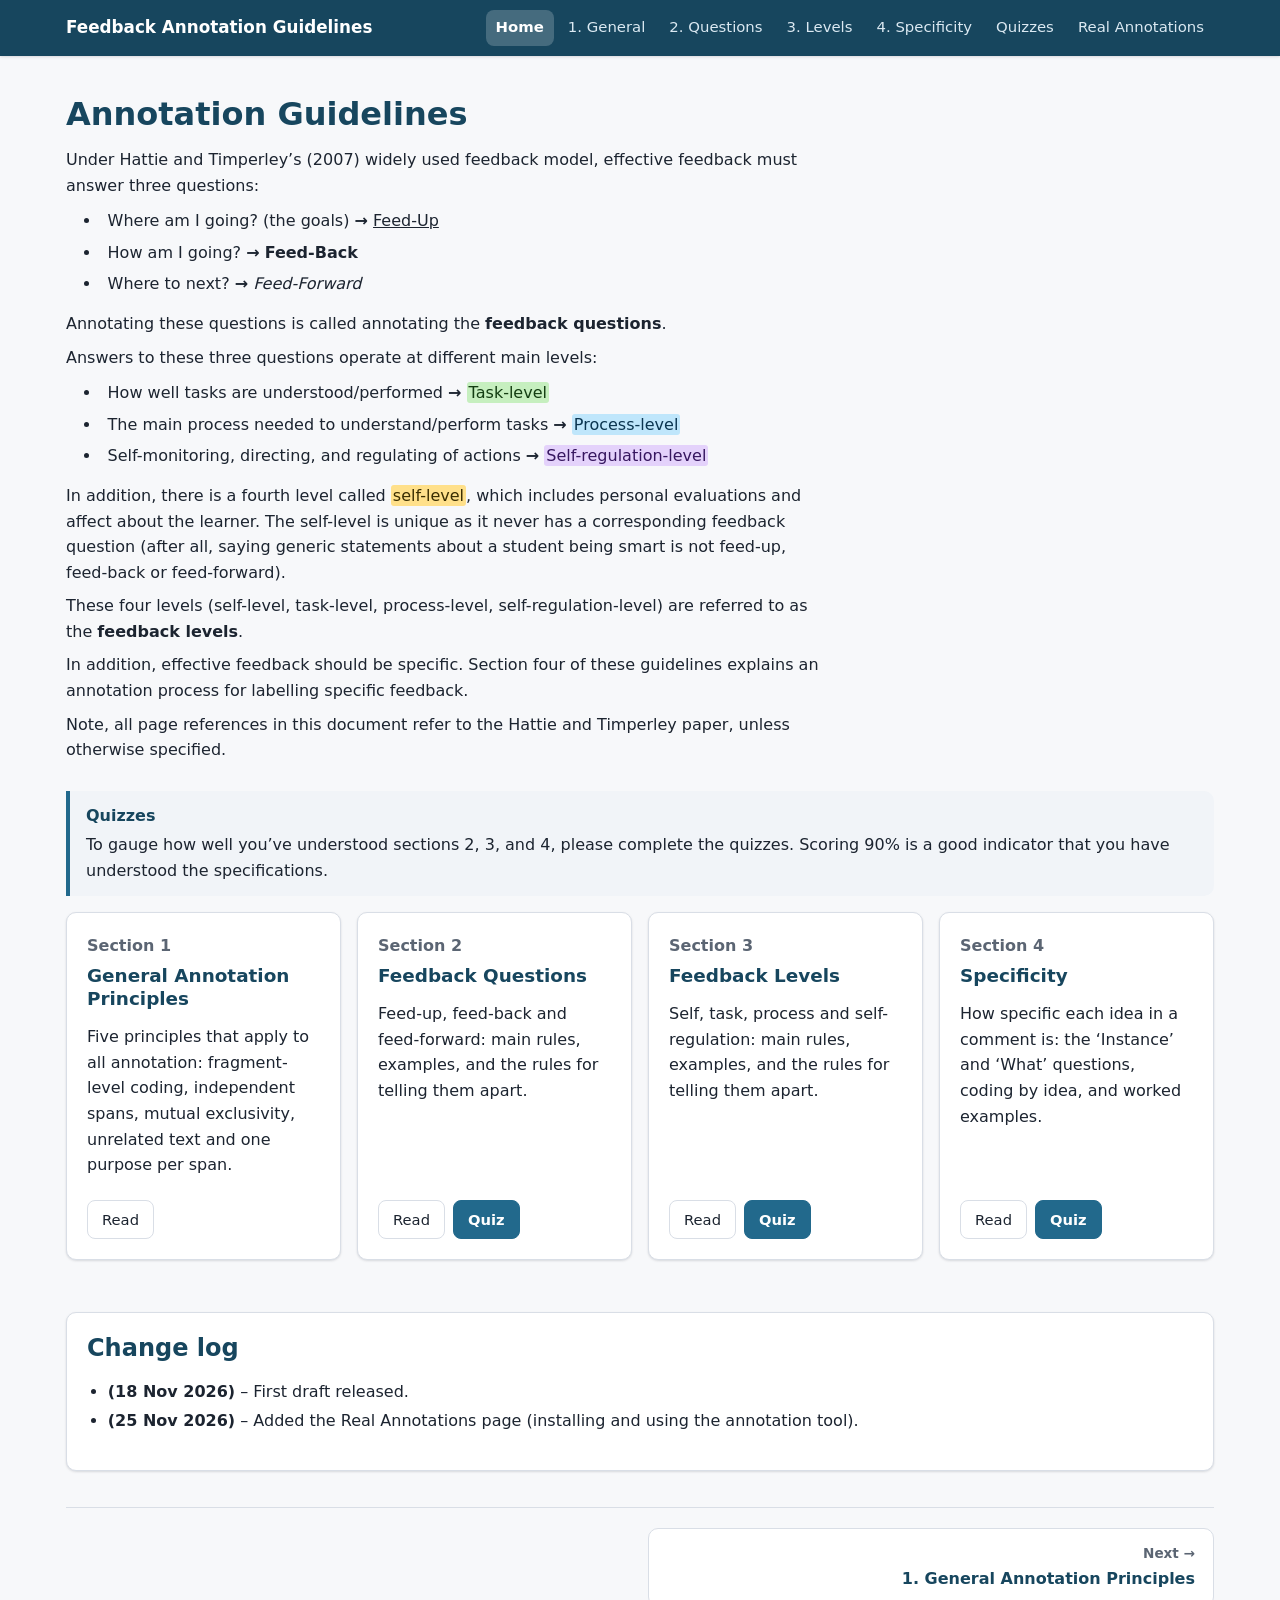
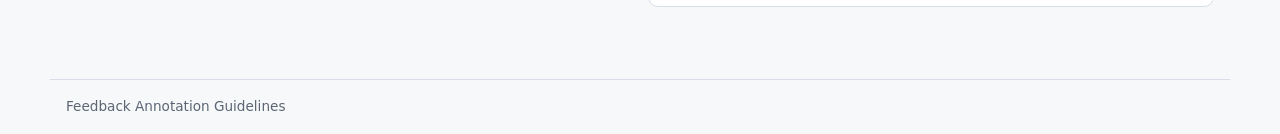
<file: index.html>
<!doctype html>
<html lang="en-AU">
<head>
<meta charset="utf-8">
<meta name="viewport" content="width=device-width, initial-scale=1">
<title>Annotation Guidelines</title>
<meta name="description" content="Home – Feedback Annotation Guidelines (feedback questions, feedback levels, specificity).">
<link rel="icon" href="data:image/svg+xml,%3Csvg xmlns='http://www.w3.org/2000/svg' viewBox='0 0 32 32'%3E%3Crect width='32' height='32' rx='7' fill='%2317465e'/%3E%3Cpath d='M8 10h16M8 16h11M8 22h14' stroke='%23fff' stroke-width='3' stroke-linecap='round'/%3E%3C/svg%3E">
<link rel="stylesheet" href="assets/css/styles.css">
</head>
<body>
<header id="site-header"></header>
<main class="page">
<div id="content"></div>
</main>
<footer id="site-footer"></footer>
<noscript><p style="padding:16px">This site needs JavaScript to display the guidelines.</p></noscript>
<script src="assets/data/general.js"></script>
<script src="assets/data/questions.js"></script>
<script src="assets/data/levels.js"></script>
<script src="assets/data/specificity.js"></script>
<script src="assets/js/render.js"></script>
<script src="assets/js/nav.js"></script>
<script src="assets/js/crossref.js"></script>
<script src="assets/js/pages.js"></script>
<script>GPages.buildHome();</script>
</body>
</html>
</file>
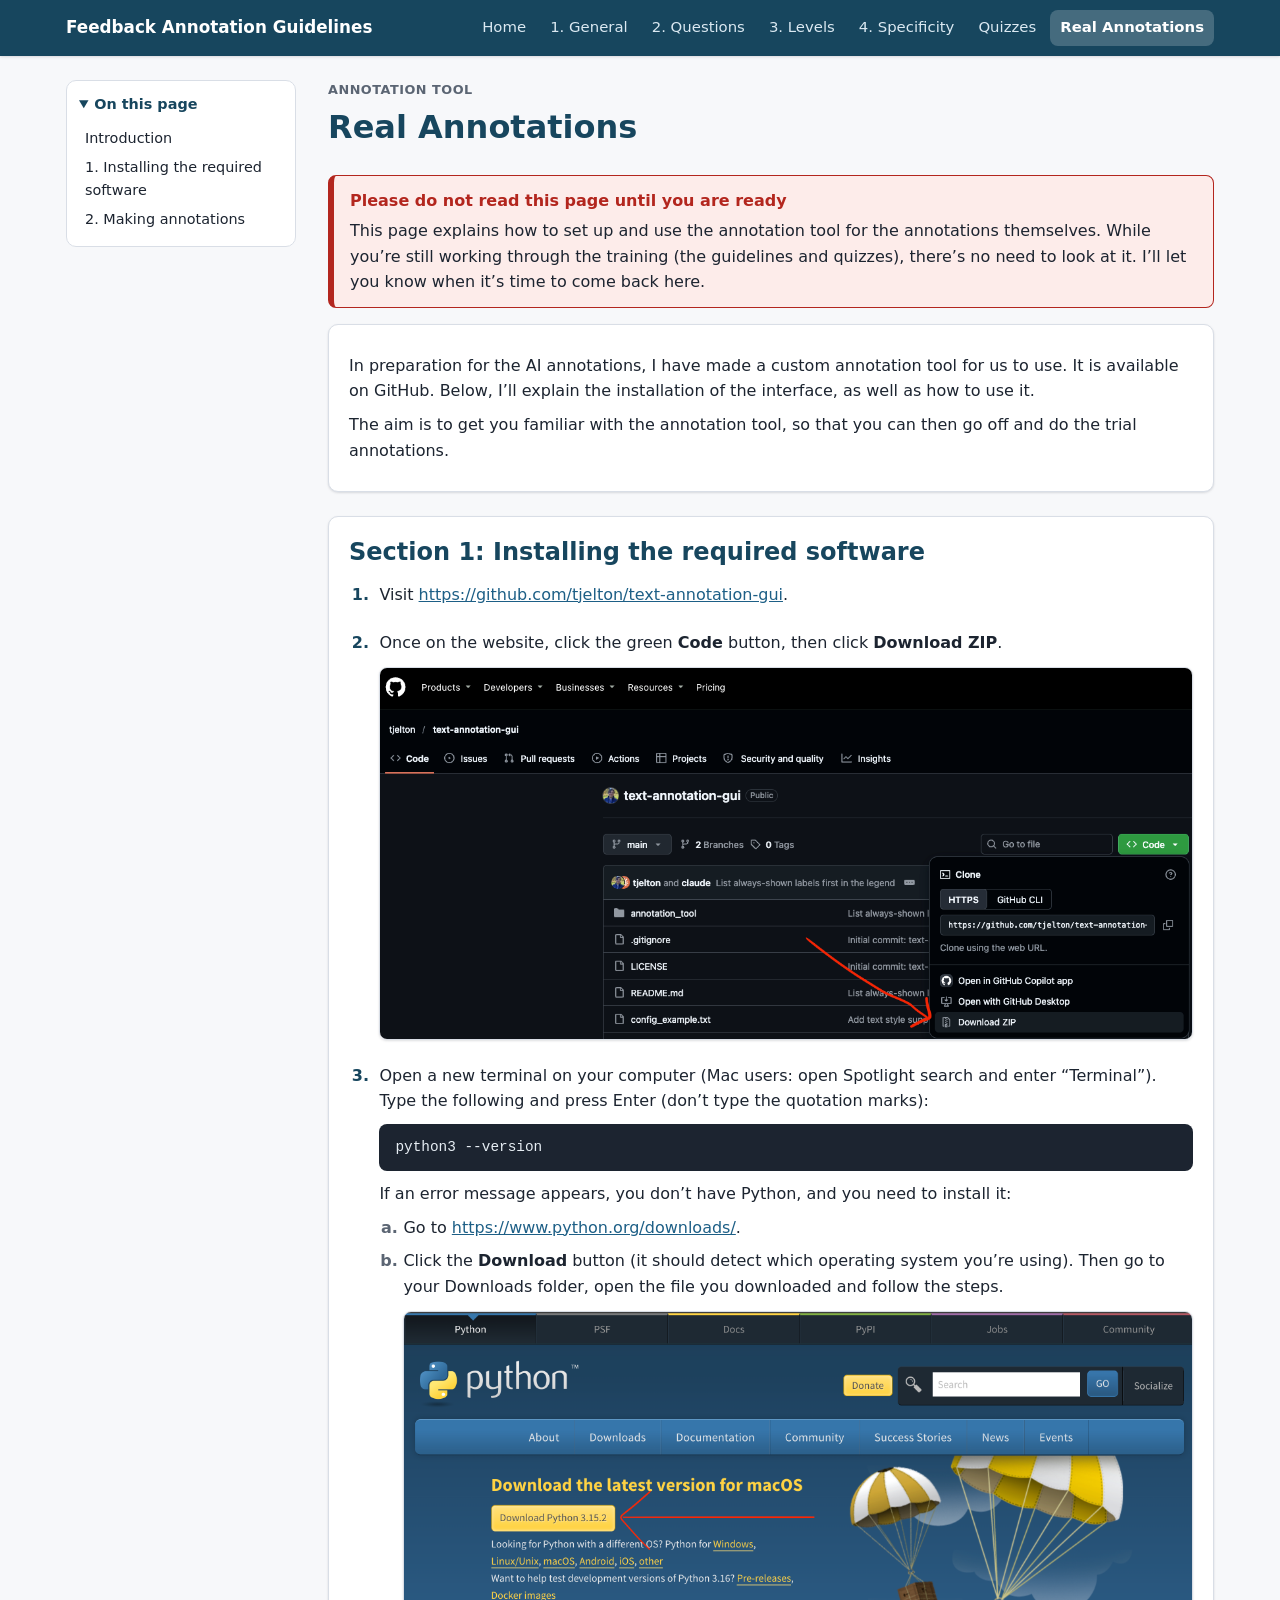
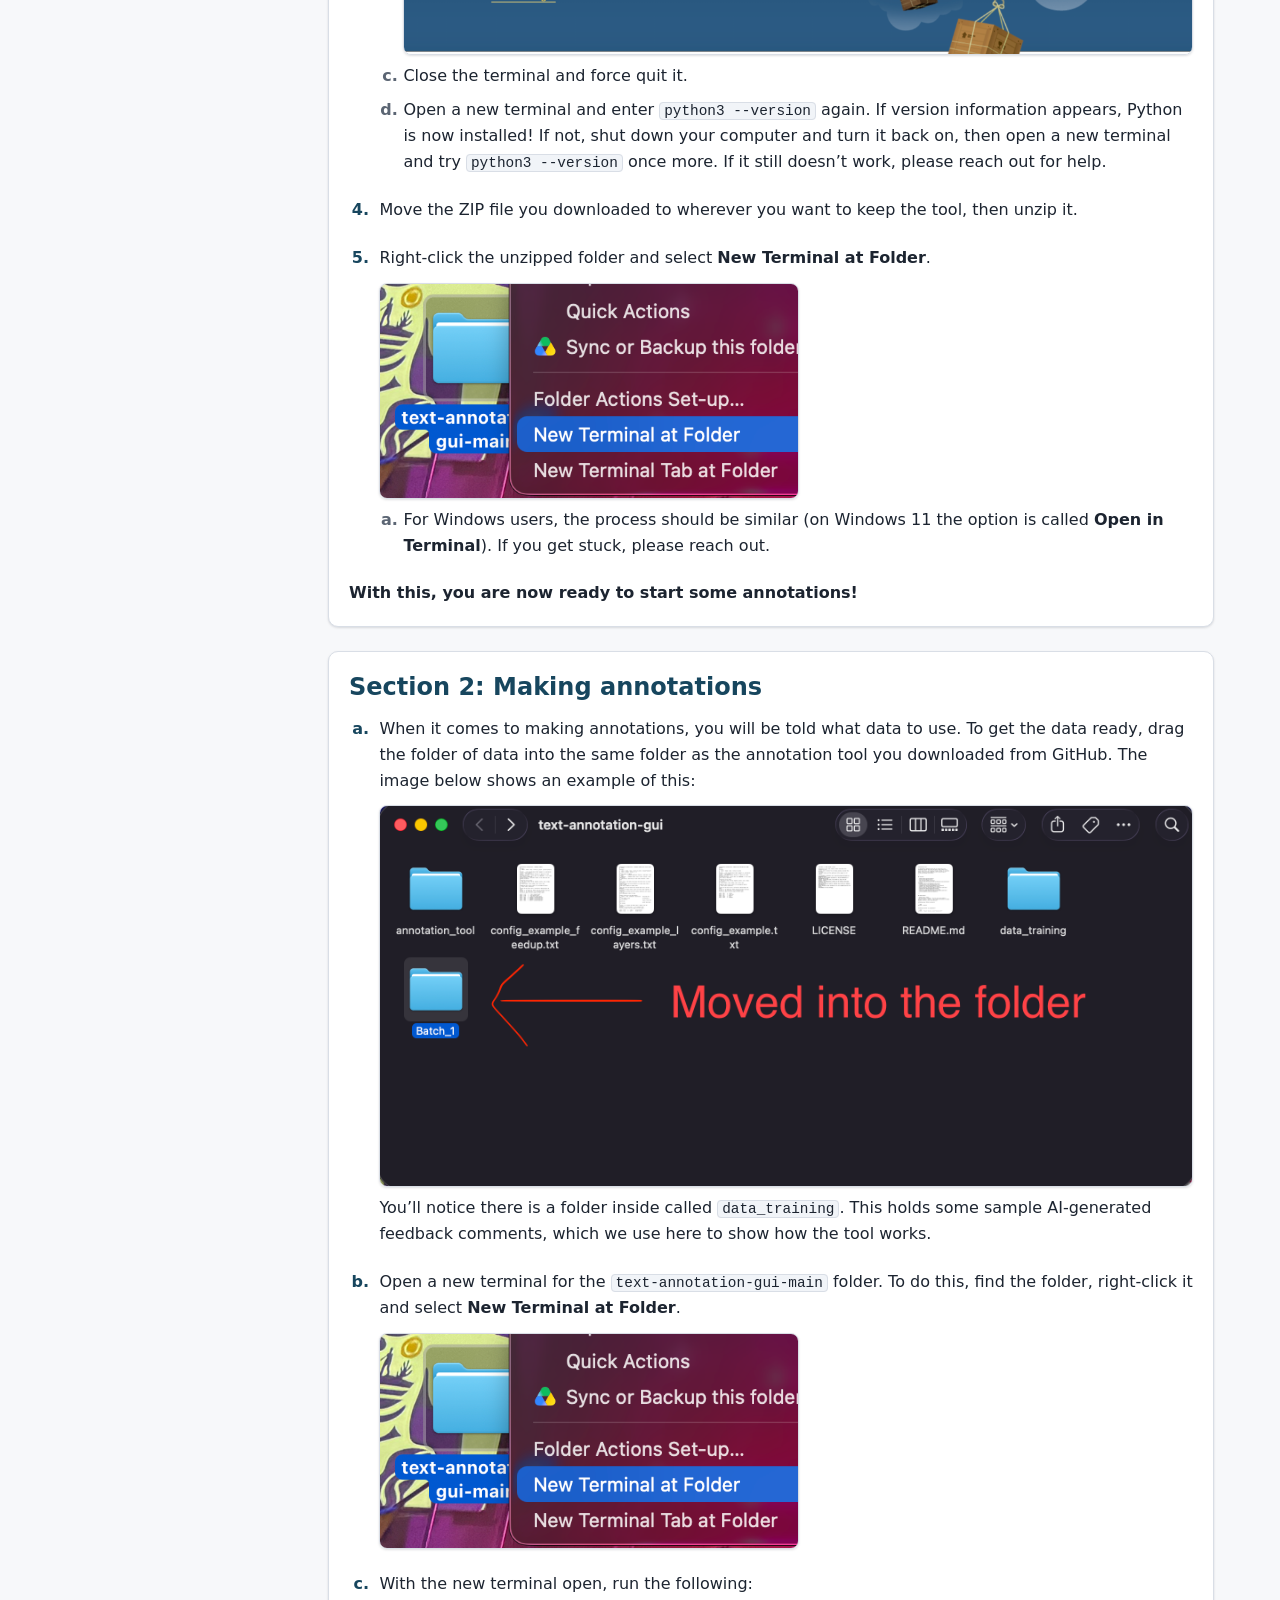
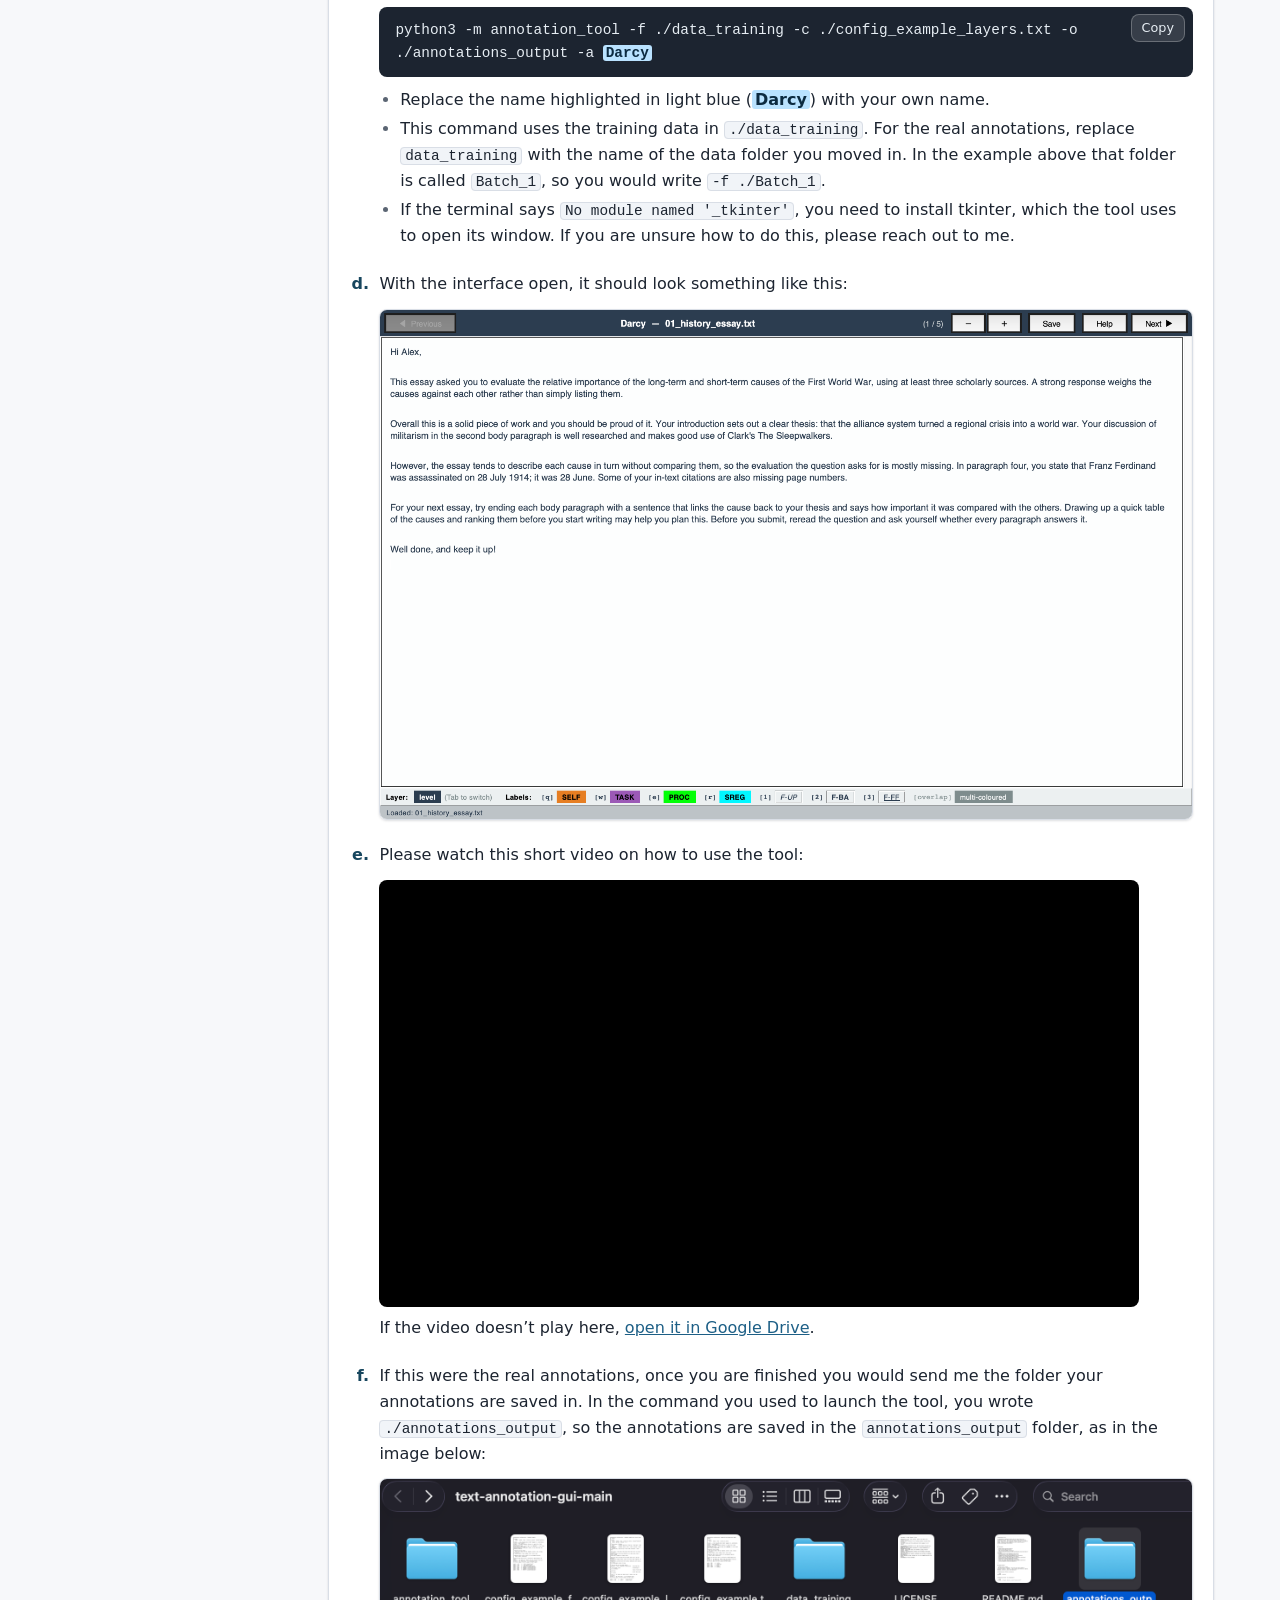
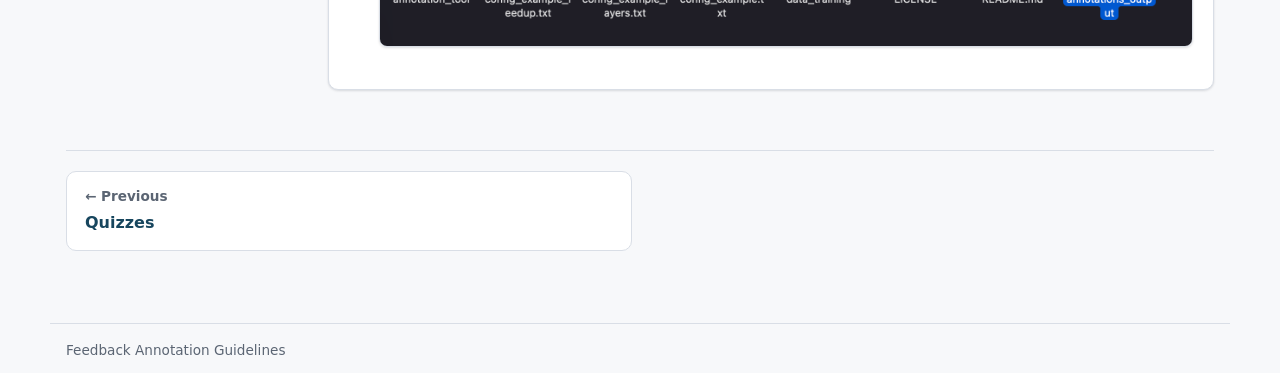
<file: annotations.html>
<!doctype html>
<html lang="en-AU">
<head>
<meta charset="utf-8">
<meta name="viewport" content="width=device-width, initial-scale=1">
<title>Real Annotations</title>
<meta name="description" content="Installing and using the annotation tool for the real annotations.">
<link rel="icon" href="data:image/svg+xml,%3Csvg xmlns='http://www.w3.org/2000/svg' viewBox='0 0 32 32'%3E%3Crect width='32' height='32' rx='7' fill='%2317465e'/%3E%3Cpath d='M8 10h16M8 16h11M8 22h14' stroke='%23fff' stroke-width='3' stroke-linecap='round'/%3E%3C/svg%3E">
<link rel="stylesheet" href="assets/css/styles.css">
</head>
<body>
<header id="site-header"></header>
<main class="page">
<div class="with-toc">
<aside class="toc" id="toc" aria-label="On this page">
  <details open><summary>On this page</summary><ul>
    <li><a href="#intro">Introduction</a></li>
    <li><a href="#install">1. Installing the required software</a></li>
    <li><a href="#annotate">2. Making annotations</a></li>
  </ul></details>
</aside>
<div id="content">

<div class="page-head"><div><div class="eyebrow">Annotation tool</div><h1>Real Annotations</h1></div></div>

<div class="warn-callout" role="note">
  <strong>Please do not read this page until you are ready</strong>
  This page explains how to set up and use the annotation tool for the annotations themselves. While you’re still working through the training (the guidelines and quizzes), there’s no need to look at it. I’ll let you know when it’s time to come back here.
</div>

<section class="card" id="intro">
  <p>In preparation for the AI annotations, I have made a custom annotation tool for us to use. It is available on GitHub. Below, I’ll explain the installation of the interface, as well as how to use it.</p>
  <p>The aim is to get you familiar with the annotation tool, so that you can then go off and do the trial annotations.</p>
</section>

<section class="card steps" id="install">
  <h2>Section 1: Installing the required software</h2>
  <ol class="step-list">
    <li>Visit <a href="https://github.com/tjelton/text-annotation-gui" rel="noopener">https://github.com/tjelton/text-annotation-gui</a>.</li>

    <li>Once on the website, click the green <strong>Code</strong> button, then click <strong>Download ZIP</strong>.
      <figure class="shot">
        <img src="assets/images/download_code.png" width="1253" height="573" loading="lazy"
             alt="The GitHub page for text-annotation-gui with the green Code menu open and an arrow pointing to Download ZIP.">
      </figure>
    </li>

    <li>Open a new terminal on your computer (Mac users: open Spotlight search and enter “Terminal”). Type the following and press Enter (don’t type the quotation marks):
      <pre class="cmd"><code>python3 --version</code></pre>
      If an error message appears, you don’t have Python, and you need to install it:
      <ol class="sub-steps" type="a">
        <li>Go to <a href="https://www.python.org/downloads/" rel="noopener">https://www.python.org/downloads/</a>.</li>
        <li>Click the <strong>Download</strong> button (it should detect which operating system you’re using). Then go to your Downloads folder, open the file you downloaded and follow the steps.
          <figure class="shot">
            <img src="assets/images/download_Python.png" width="2394" height="1040" loading="lazy"
                 alt="The python.org downloads page with an arrow pointing to the yellow Download Python button.">
          </figure>
        </li>
        <li>Close the terminal and force quit it.</li>
        <li>Open a new terminal and enter <code>python3 --version</code> again. If version information appears, Python is now installed! If not, shut down your computer and turn it back on, then open a new terminal and try <code>python3 --version</code> once more. If it still doesn’t work, please reach out for help.</li>
      </ol>
    </li>

    <li>Move the ZIP file you downloaded to wherever you want to keep the tool, then unzip it.</li>

    <li>Right-click the unzipped folder and select <strong>New Terminal at Folder</strong>.
      <figure class="shot shot-small">
        <img src="assets/images/new_terminal.png" width="562" height="288" loading="lazy"
             alt="The right-click menu on the text-annotation-gui-main folder with New Terminal at Folder highlighted.">
      </figure>
      <ol class="sub-steps" type="a">
        <li>For Windows users, the process should be similar (on Windows 11 the option is called <strong>Open in Terminal</strong>). If you get stuck, please reach out.</li>
      </ol>
    </li>
  </ol>
  <p class="steps-done">With this, you are now ready to start some annotations!</p>
</section>

<section class="card steps" id="annotate">
  <h2>Section 2: Making annotations</h2>
  <ol class="step-list" type="a">
    <li>When it comes to making annotations, you will be told what data to use. To get the data ready, drag the folder of data into the same folder as the annotation tool you downloaded from GitHub. The image below shows an example of this:
      <figure class="shot">
        <img src="assets/images/moved_into_folder.png" width="1826" height="854" loading="lazy"
             alt="The text-annotation-gui folder in Finder, with a data folder called Batch_1 moved into it alongside annotation_tool, the config files and data_training.">
      </figure>
      <p>You’ll notice there is a folder inside called <code>data_training</code>. This holds some sample AI-generated feedback comments, which we use here to show how the tool works.</p>
    </li>

    <li>Open a new terminal for the <code>text-annotation-gui-main</code> folder. To do this, find the folder, right-click it and select <strong>New Terminal at Folder</strong>.
      <figure class="shot shot-small">
        <img src="assets/images/new_terminal.png" width="562" height="288" loading="lazy"
             alt="The right-click menu on the text-annotation-gui-main folder with New Terminal at Folder highlighted.">
      </figure>
    </li>

    <li>With the new terminal open, run the following:
      <div class="cmd-wrap">
        <pre class="cmd" id="launch-cmd"><code>python3 -m annotation_tool -f ./data_training -c ./config_example_layers.txt -o ./annotations_output -a <mark class="fill-in">Darcy</mark></code></pre>
        <button class="btn copy-btn" type="button" data-copy="launch-cmd">Copy</button>
      </div>
      <ul class="cmd-notes">
        <li>Replace the name highlighted in light blue (<mark class="fill-in">Darcy</mark>) with your own name.</li>
        <li>This command uses the training data in <code>./data_training</code>. For the real annotations, replace <code>data_training</code> with the name of the data folder you moved in. In the example above that folder is called <code>Batch_1</code>, so you would write <code>-f ./Batch_1</code>.</li>
        <li>If the terminal says <code>No module named '_tkinter'</code>, you need to install tkinter, which the tool uses to open its window. If you are unsure how to do this, please reach out to me.</li>
      </ul>
    </li>

    <li>With the interface open, it should look something like this:
      <figure class="shot">
        <img src="assets/images/interface_open.png" width="3024" height="1898" loading="lazy"
             alt="The annotation tool showing a feedback comment, with Previous, Save, Help and Next buttons at the top and the label keys for the level and question layers along the bottom.">
      </figure>
    </li>

    <li>Please watch this short video on how to use the tool:
      <div class="video">
        <iframe src="https://drive.google.com/file/d/1grIuhMKIBnX-TDpeNv5iCV-O9RGMy2P2/preview" title="How to use the annotation tool (video)" allow="autoplay; fullscreen" allowfullscreen loading="lazy"></iframe>
      </div>
      <p>If the video doesn’t play here, <a href="https://drive.google.com/file/d/1grIuhMKIBnX-TDpeNv5iCV-O9RGMy2P2/view?usp=sharing" rel="noopener">open it in Google Drive</a>.</p>
    </li>

    <li>If this were the real annotations, once you are finished you would send me the folder your annotations are saved in. In the command you used to launch the tool, you wrote <code>./annotations_output</code>, so the annotations are saved in the <code>annotations_output</code> folder, as in the image below:
      <figure class="shot">
        <img src="assets/images/folder_output.png" width="1878" height="386" loading="lazy"
             alt="The text-annotation-gui-main folder in Finder with the new annotations_output folder selected.">
      </figure>
    </li>
  </ol>
</section>

</div>
</div>
</main>
<footer id="site-footer"></footer>
<script src="assets/js/nav.js"></script>
<script src="assets/js/crossref.js"></script>
<script>
(function () {
  "use strict";
  if (window.innerWidth <= 900) { const t = document.querySelector(".toc details"); if (t) t.open = false; }
  if (window.GXref) window.GXref.fromHash(false);
  document.addEventListener("click", (e) => {
    const b = e.target.closest("[data-copy]");
    if (!b) return;
    const src = document.getElementById(b.dataset.copy);
    if (!src || !navigator.clipboard) return;
    navigator.clipboard.writeText(src.textContent.trim()).then(() => {
      b.textContent = "Copied";
      setTimeout(() => { b.textContent = "Copy"; }, 1600);
    }, () => {});
  });
})();
</script>
</body>
</html>
</file>
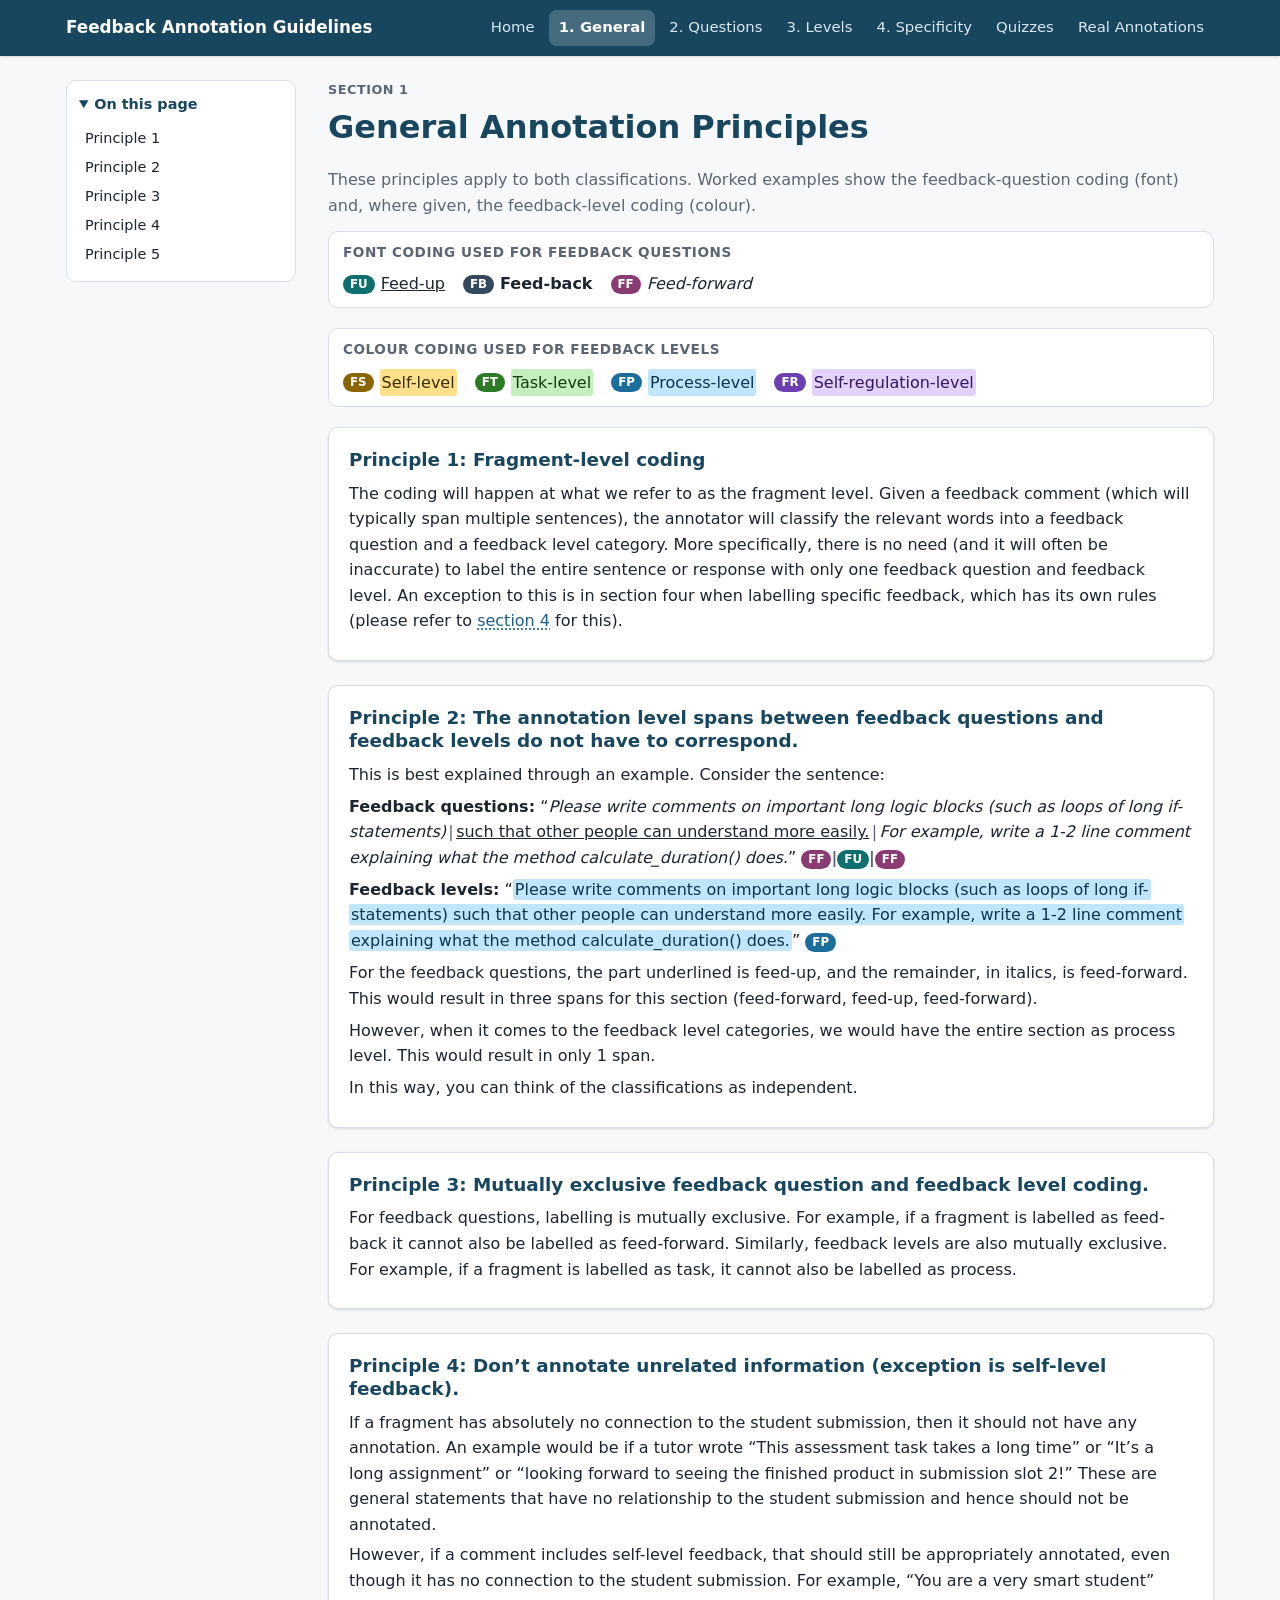
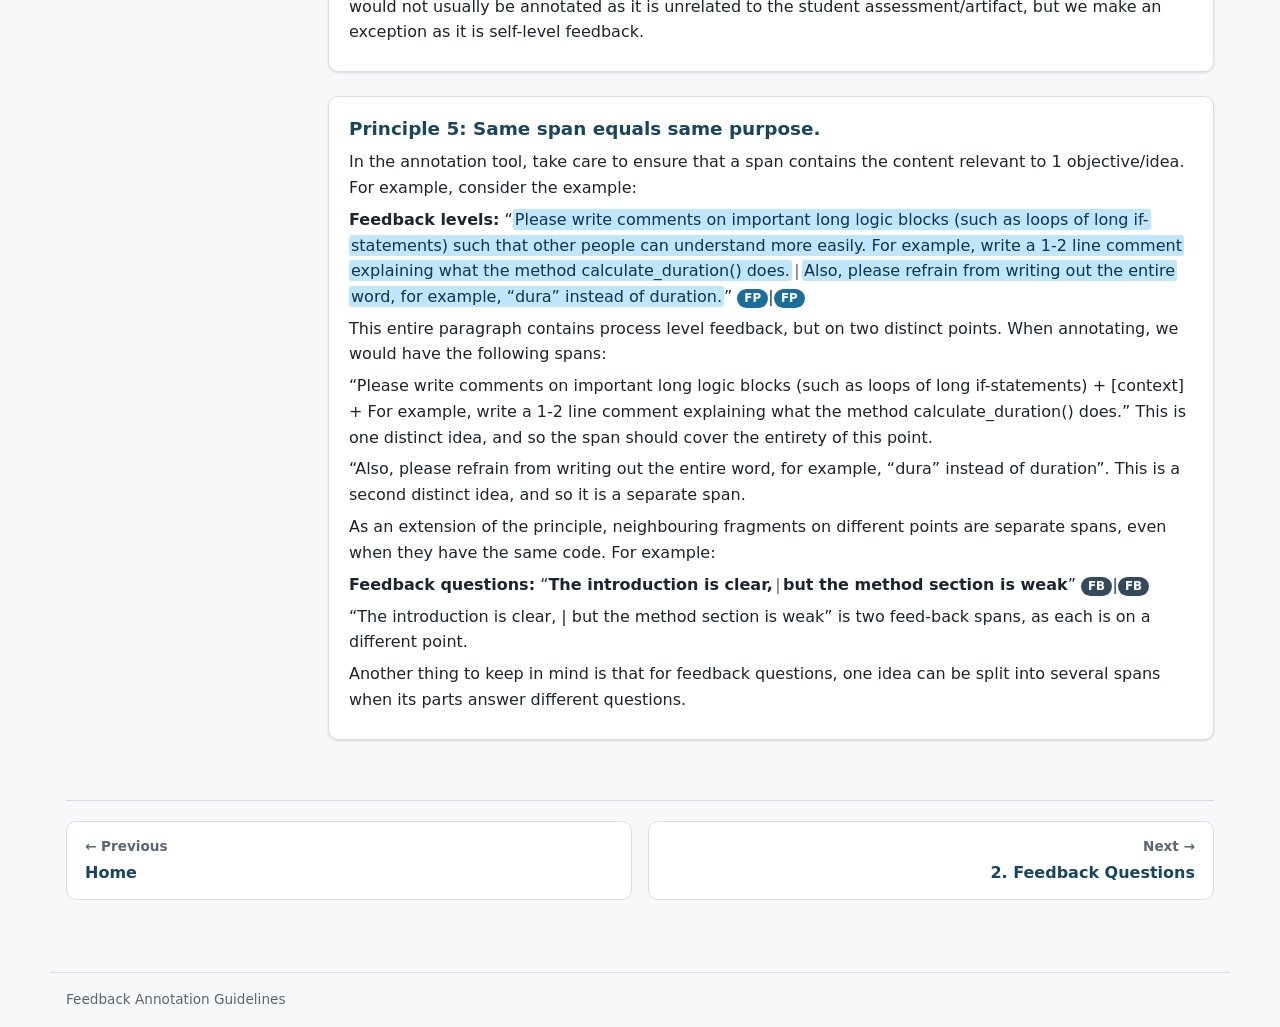
<file: general.html>
<!doctype html>
<html lang="en-AU">
<head>
<meta charset="utf-8">
<meta name="viewport" content="width=device-width, initial-scale=1">
<title>General Principles</title>
<meta name="description" content="Section 1: General Annotation Principles.">
<link rel="icon" href="data:image/svg+xml,%3Csvg xmlns='http://www.w3.org/2000/svg' viewBox='0 0 32 32'%3E%3Crect width='32' height='32' rx='7' fill='%2317465e'/%3E%3Cpath d='M8 10h16M8 16h11M8 22h14' stroke='%23fff' stroke-width='3' stroke-linecap='round'/%3E%3C/svg%3E">
<link rel="stylesheet" href="assets/css/styles.css">
</head>
<body>
<header id="site-header"></header>
<main class="page">
<div class="with-toc"><aside class="toc" id="toc" aria-label="On this page"></aside><div id="content"></div></div>
</main>
<footer id="site-footer"></footer>
<noscript><p style="padding:16px">This site needs JavaScript to display the guidelines.</p></noscript>
<script src="assets/data/general.js"></script>
<script src="assets/data/questions.js"></script>
<script src="assets/data/levels.js"></script>
<script src="assets/data/specificity.js"></script>
<script src="assets/js/render.js"></script>
<script src="assets/js/nav.js"></script>
<script src="assets/js/crossref.js"></script>
<script src="assets/js/pages.js"></script>
<script>GPages.buildGeneral();</script>
</body>
</html>
</file>
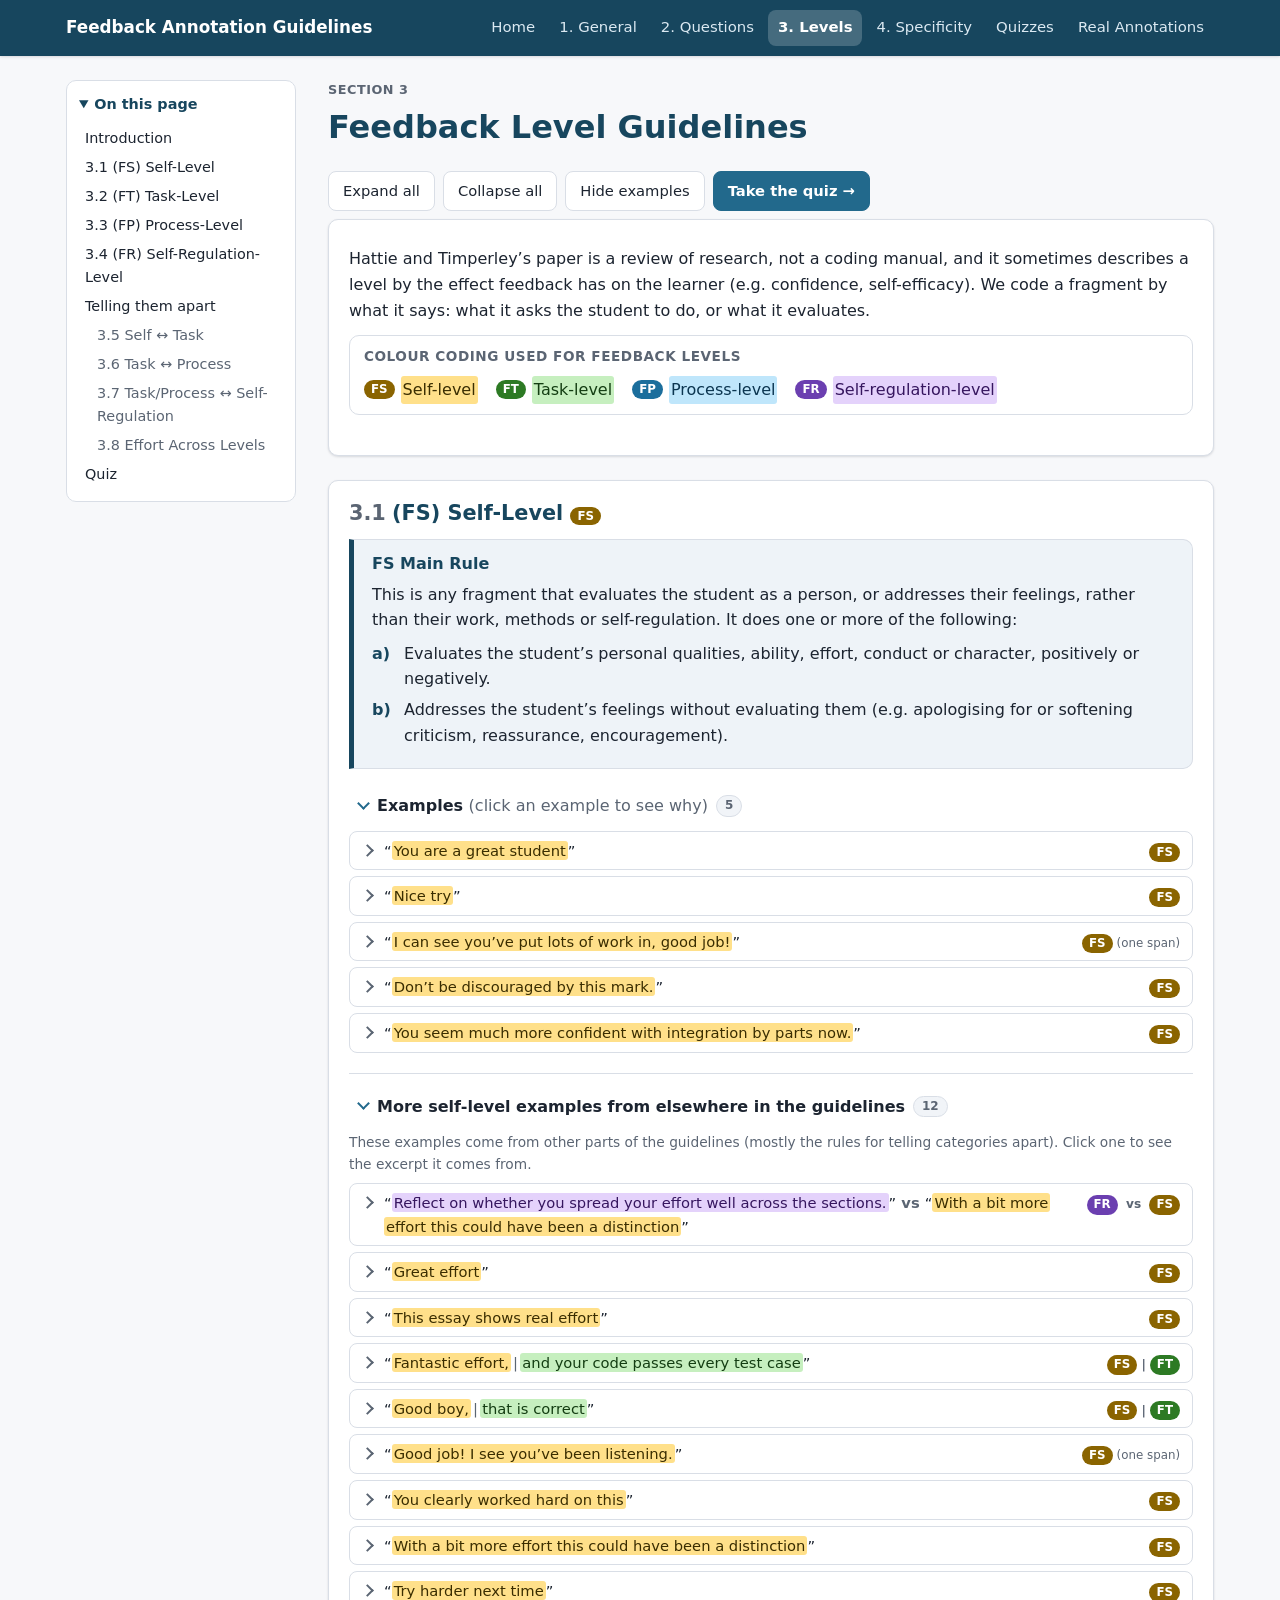
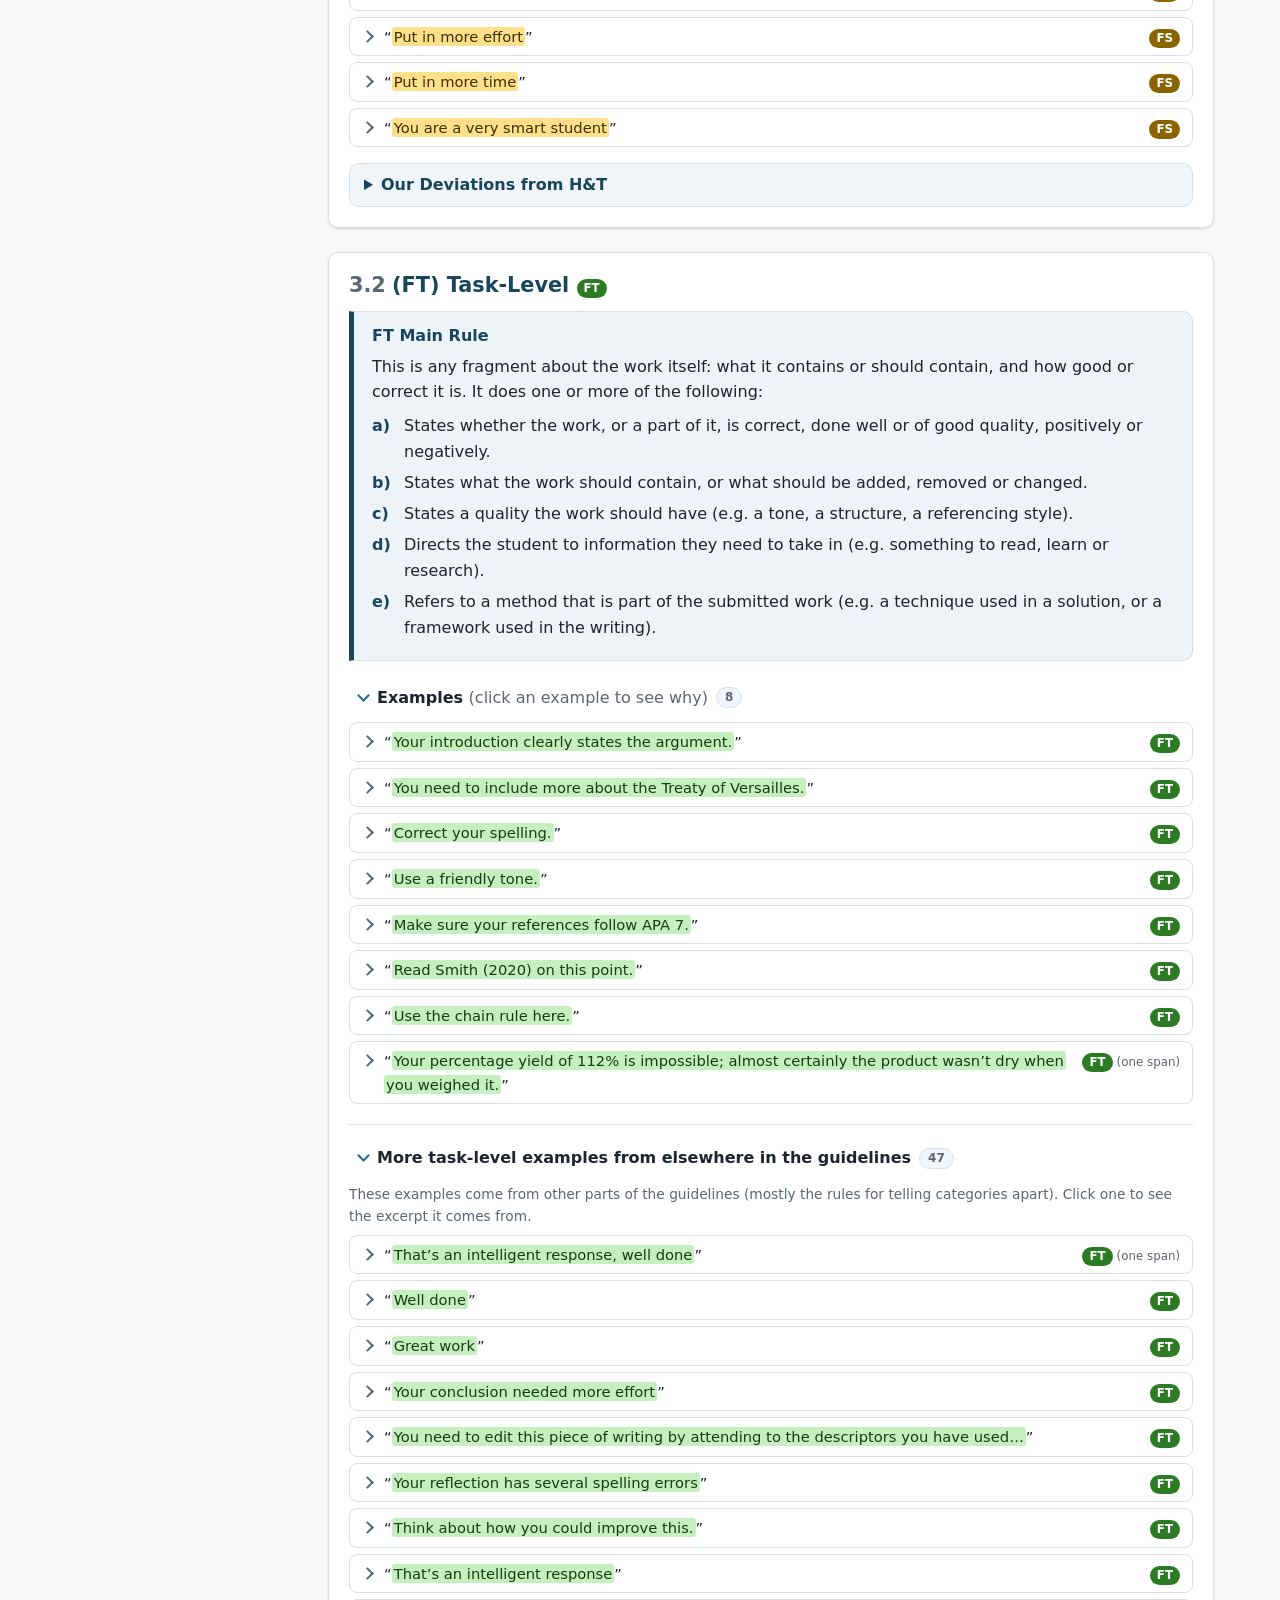
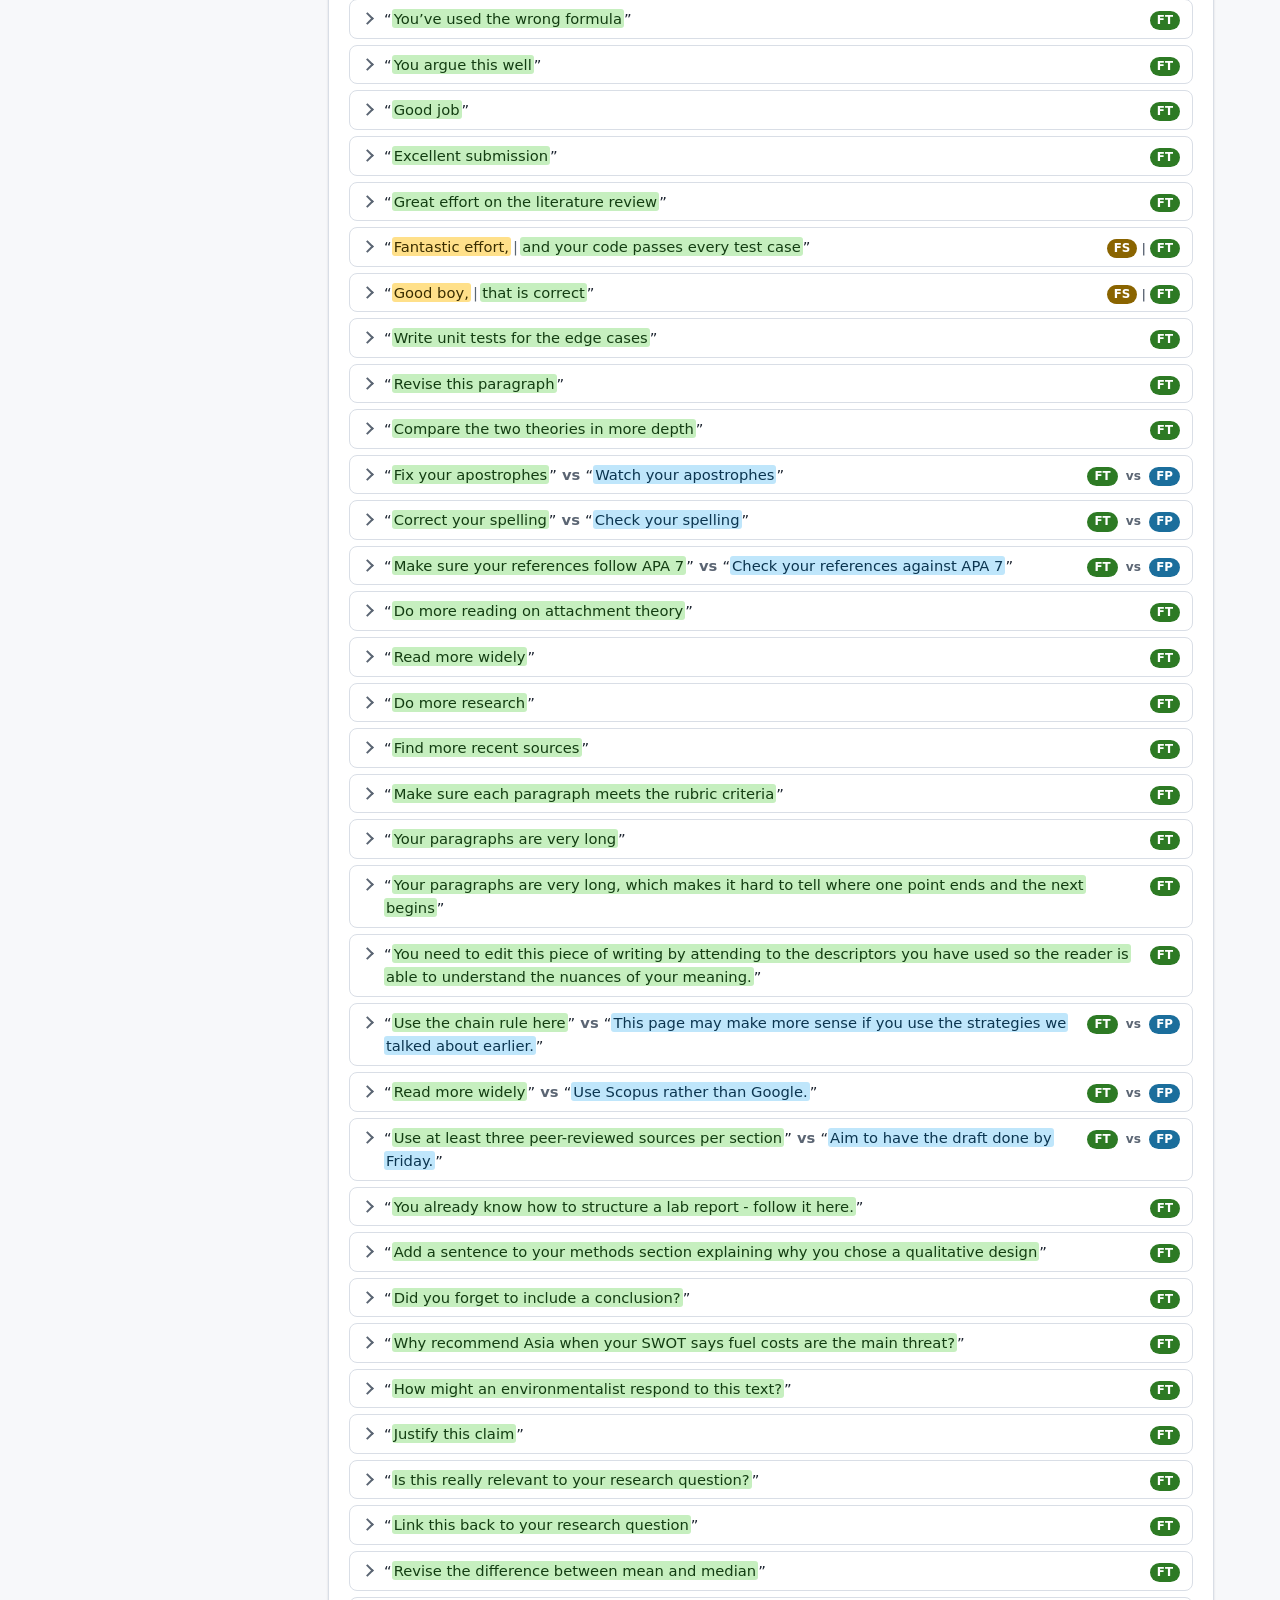
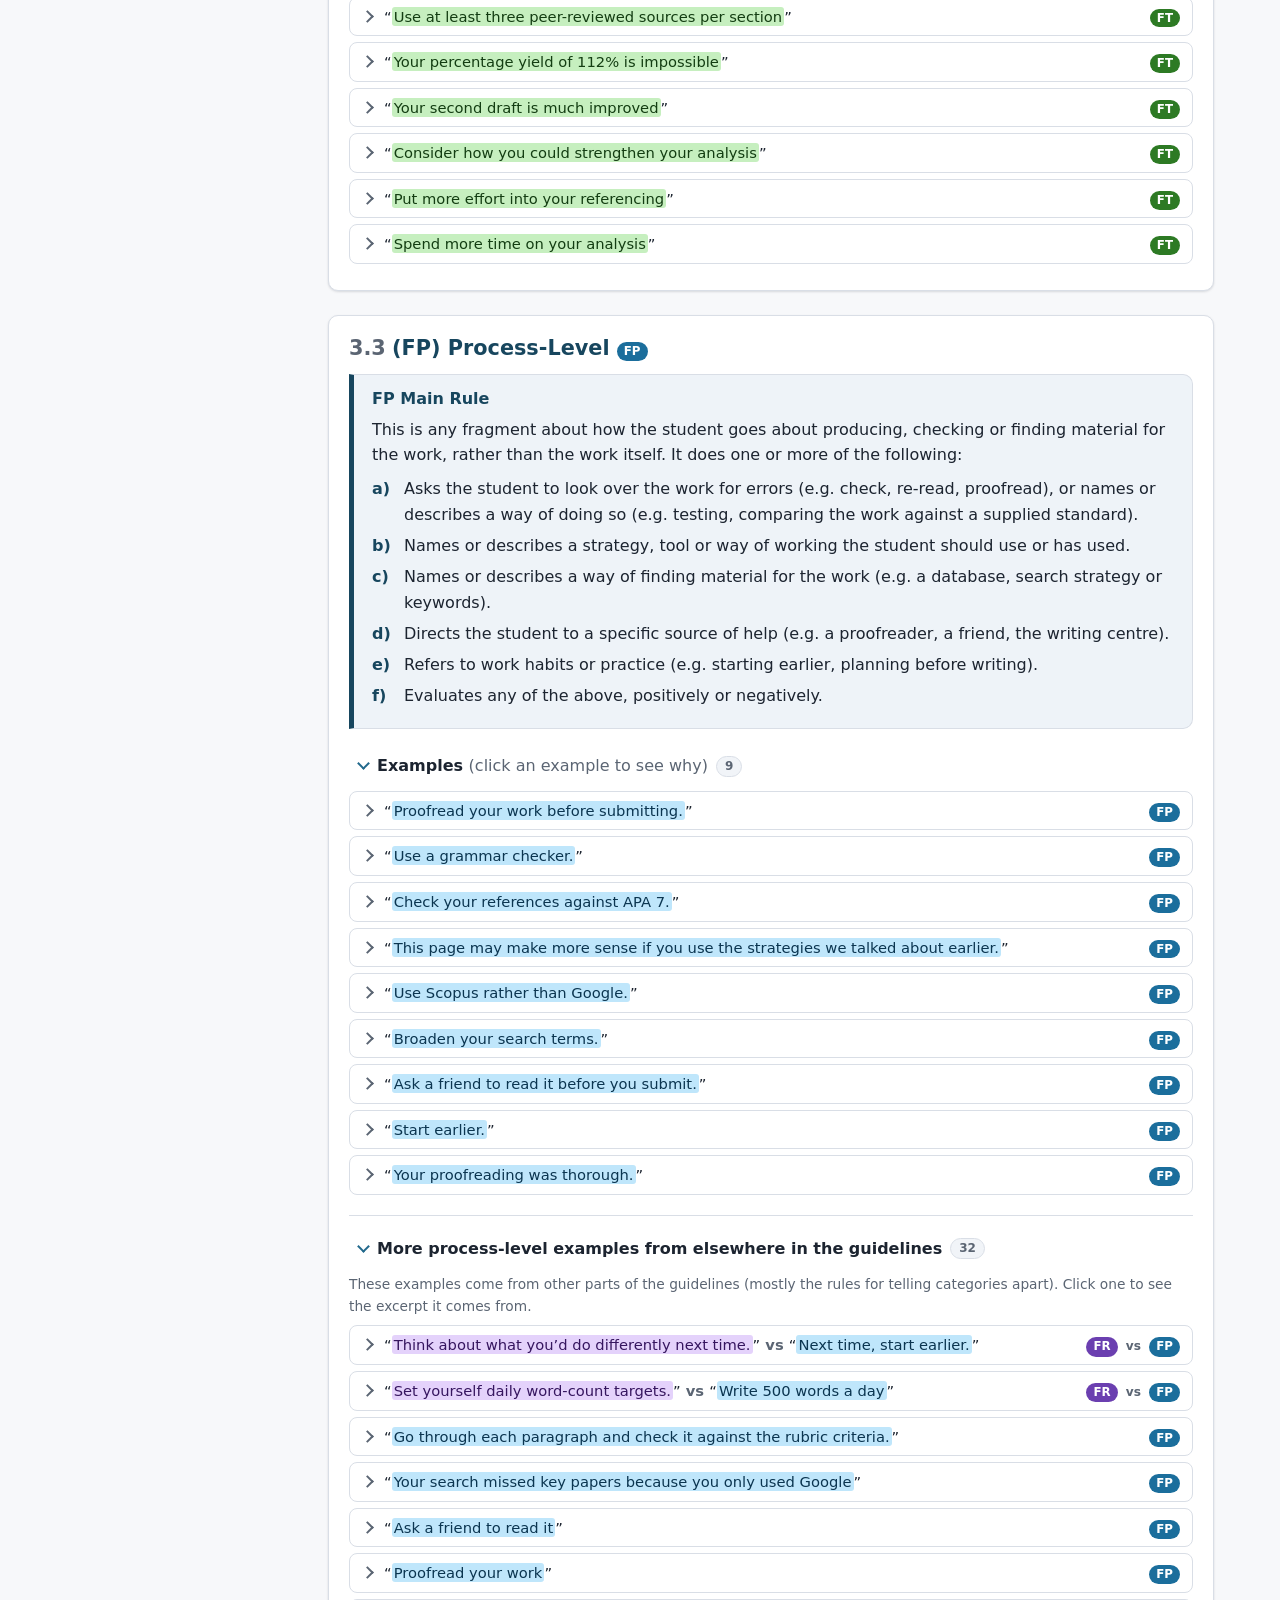
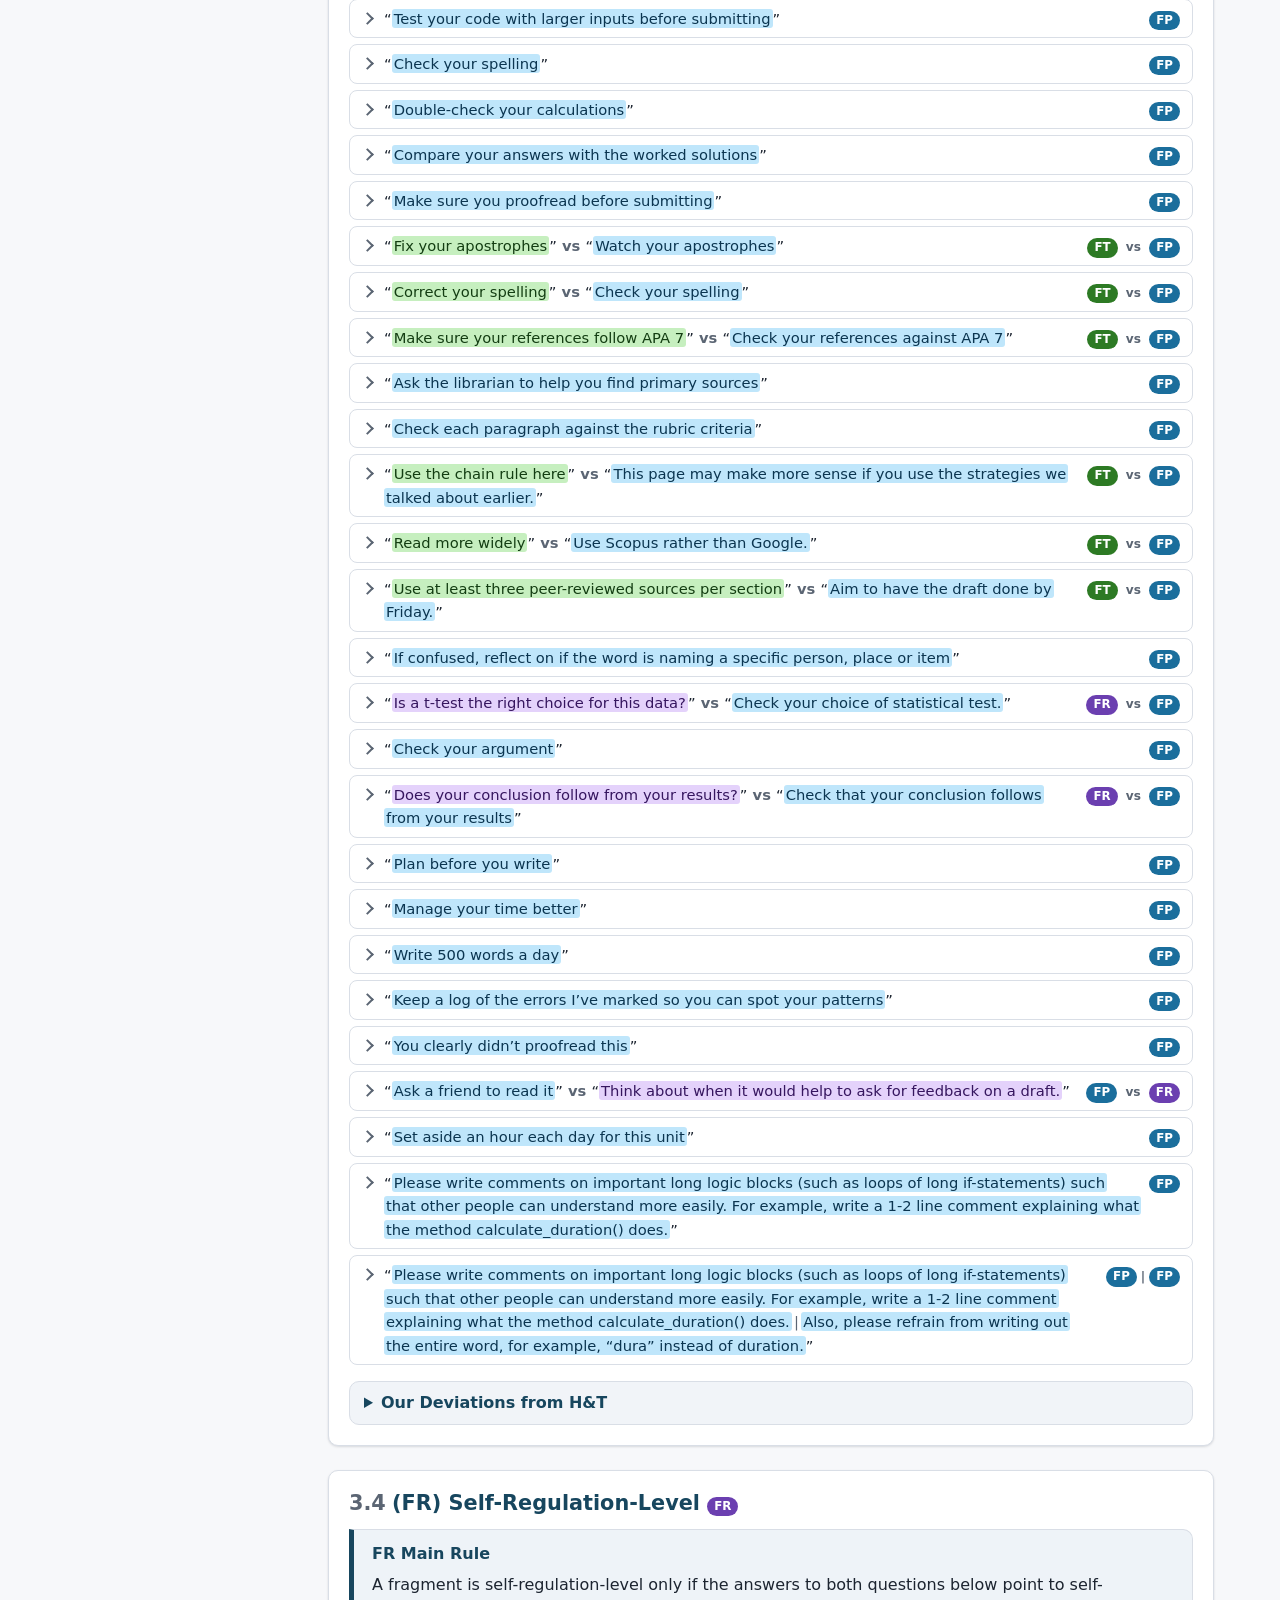
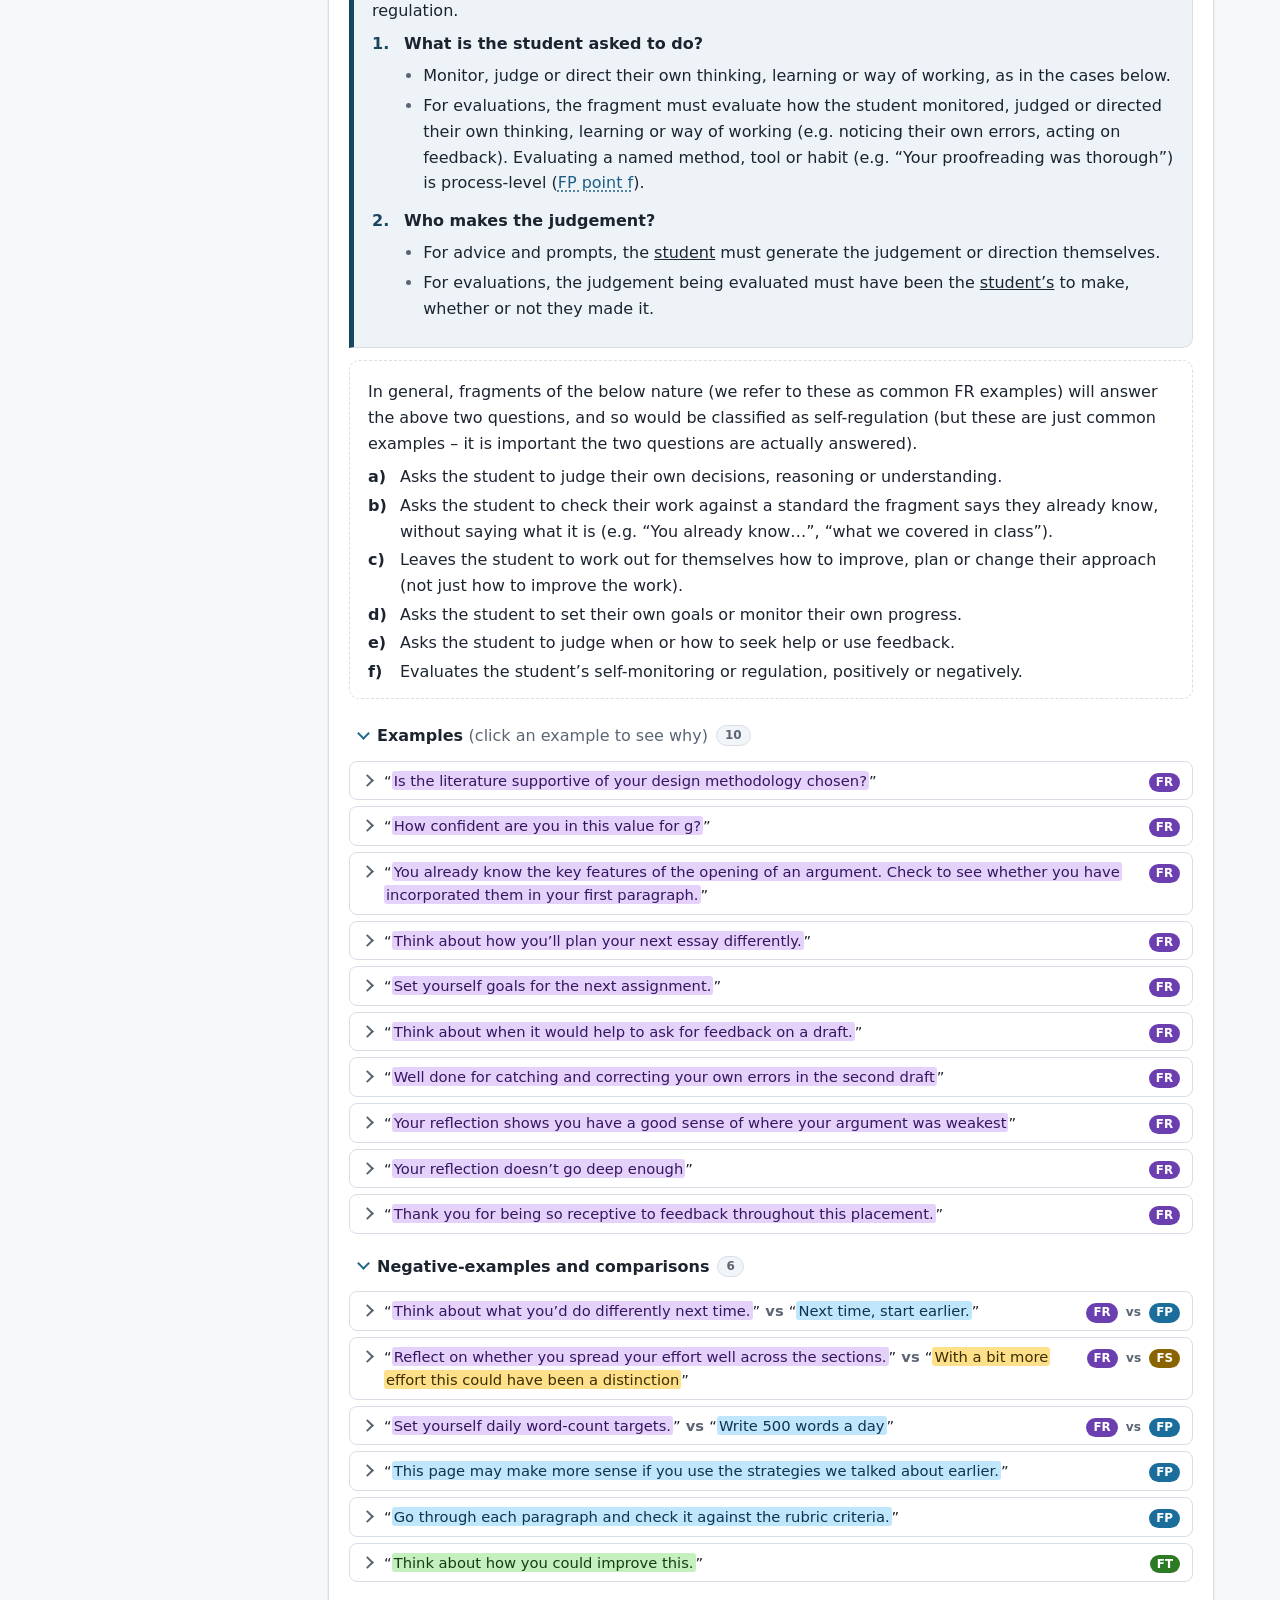
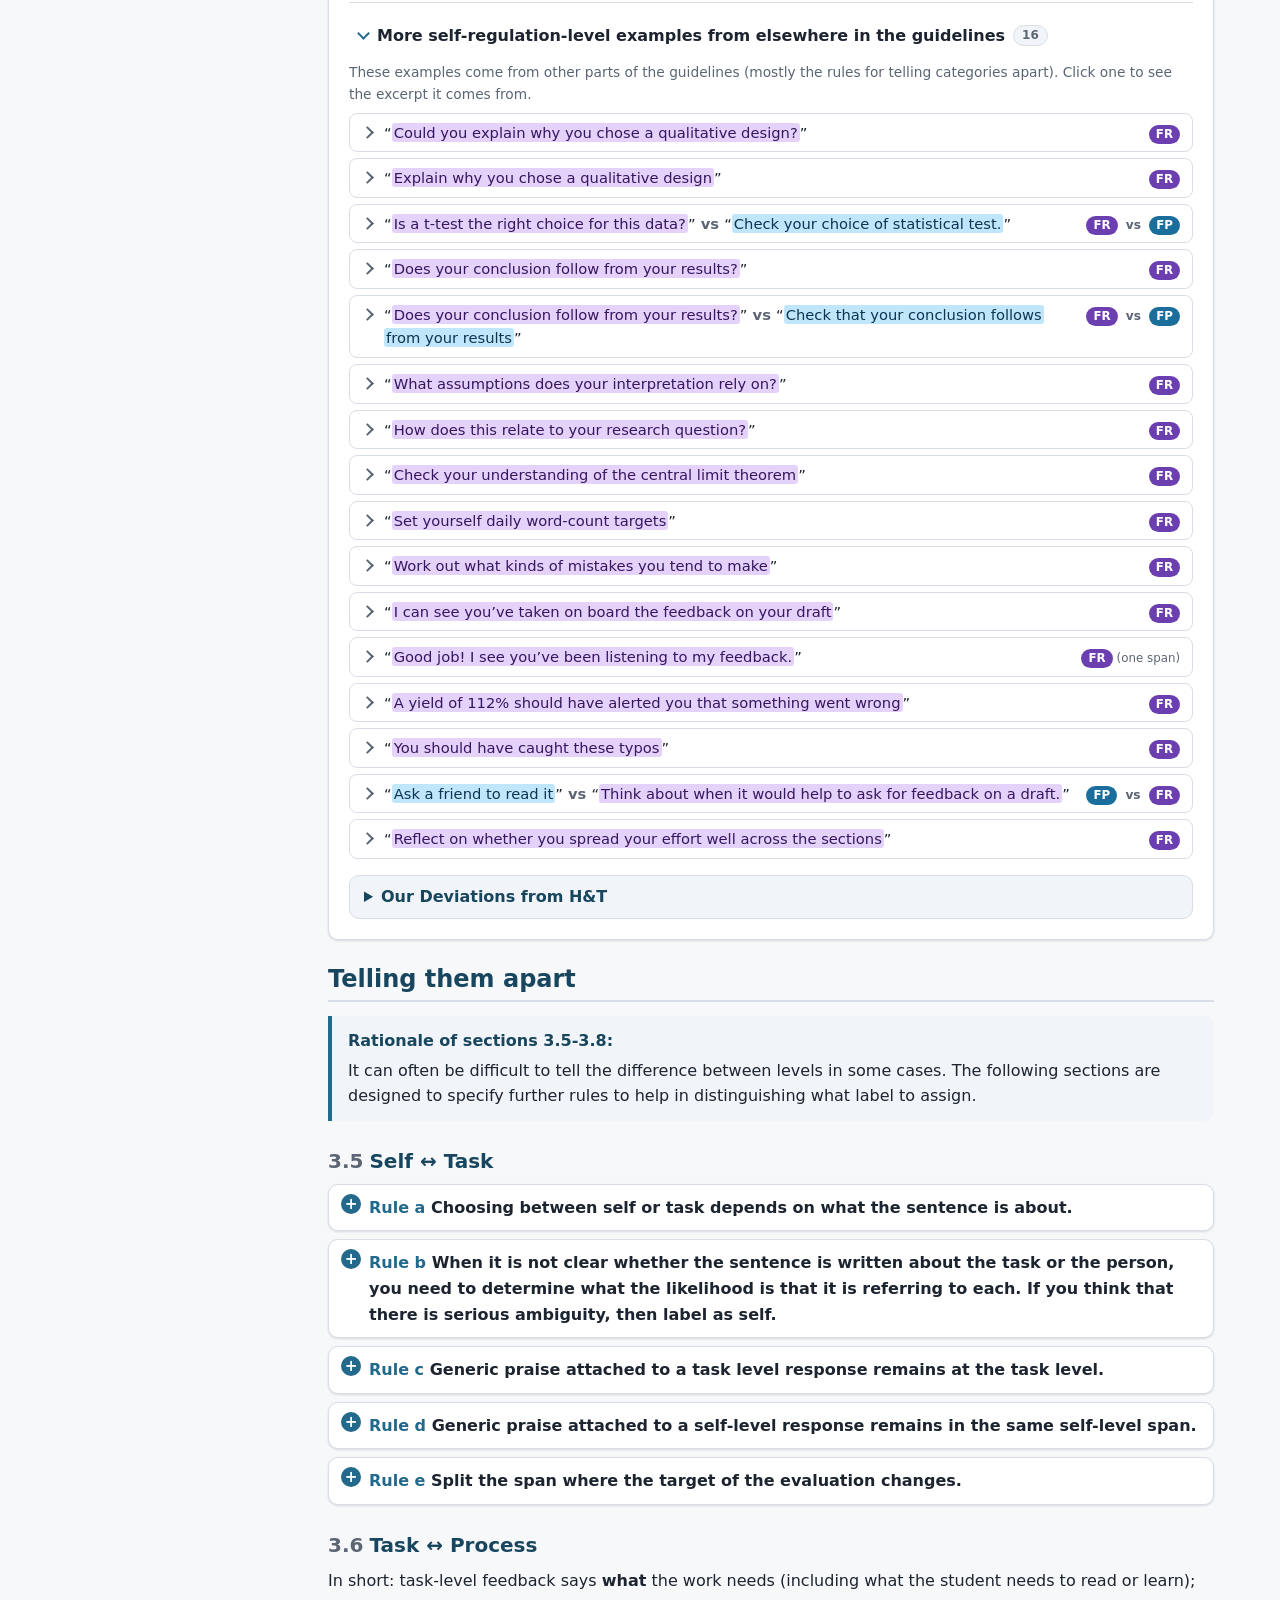
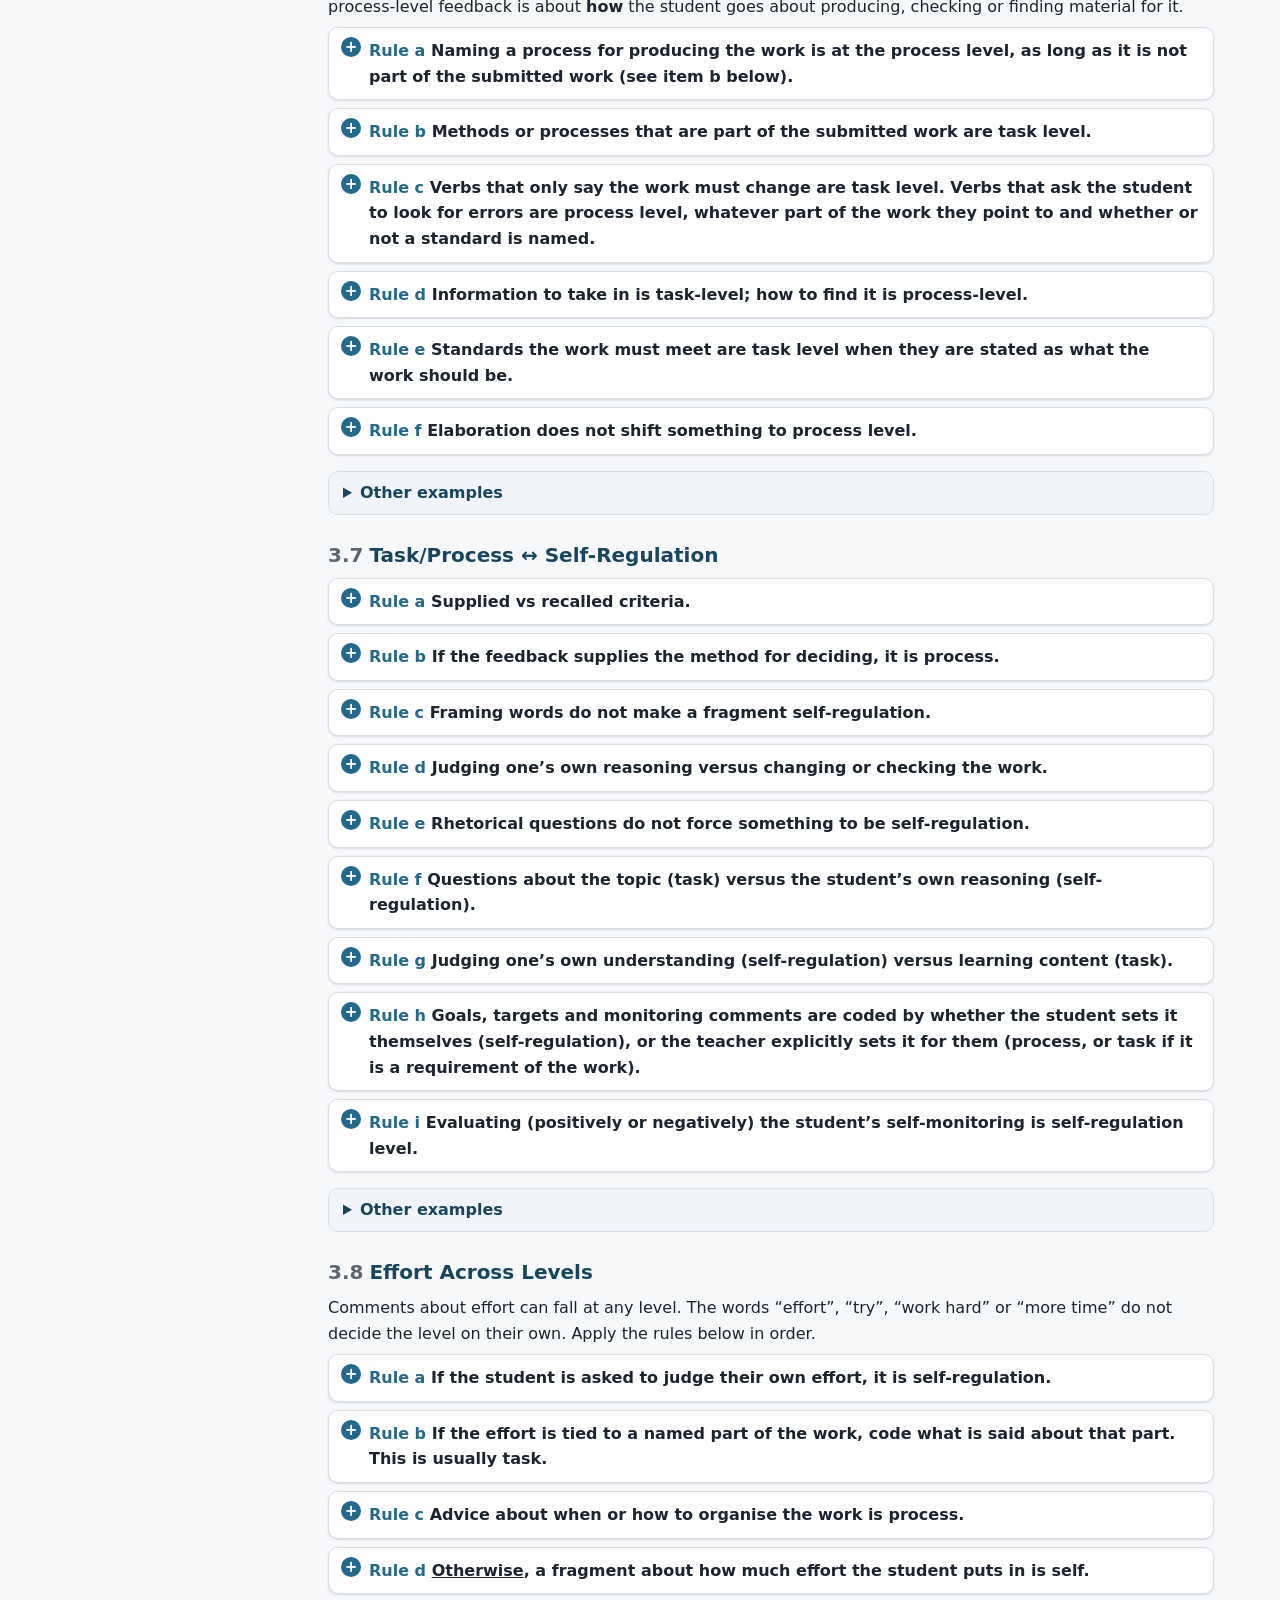
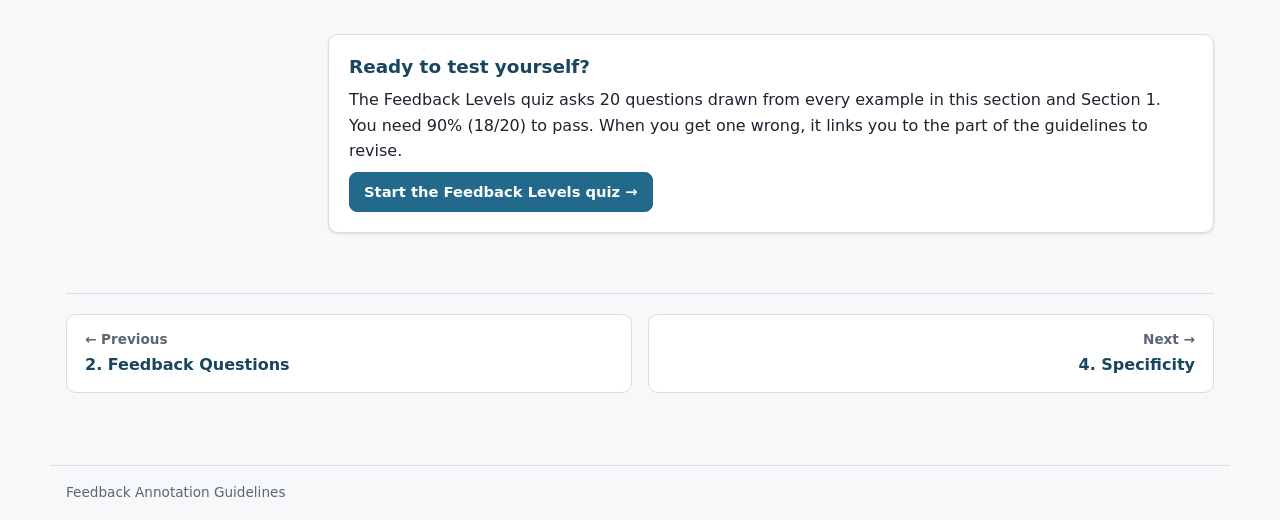
<file: levels.html>
<!doctype html>
<html lang="en-AU">
<head>
<meta charset="utf-8">
<meta name="viewport" content="width=device-width, initial-scale=1">
<title>Feedback Levels</title>
<meta name="description" content="Section 3: Feedback Level Guidelines – self, task, process, self-regulation.">
<link rel="icon" href="data:image/svg+xml,%3Csvg xmlns='http://www.w3.org/2000/svg' viewBox='0 0 32 32'%3E%3Crect width='32' height='32' rx='7' fill='%2317465e'/%3E%3Cpath d='M8 10h16M8 16h11M8 22h14' stroke='%23fff' stroke-width='3' stroke-linecap='round'/%3E%3C/svg%3E">
<link rel="stylesheet" href="assets/css/styles.css">
</head>
<body>
<header id="site-header"></header>
<main class="page">
<div class="with-toc"><aside class="toc" id="toc" aria-label="On this page"></aside><div id="content"></div></div>
</main>
<footer id="site-footer"></footer>
<noscript><p style="padding:16px">This site needs JavaScript to display the guidelines.</p></noscript>
<script src="assets/data/general.js"></script>
<script src="assets/data/questions.js"></script>
<script src="assets/data/levels.js"></script>
<script src="assets/data/specificity.js"></script>
<script src="assets/js/render.js"></script>
<script src="assets/js/nav.js"></script>
<script src="assets/js/crossref.js"></script>
<script src="assets/js/pages.js"></script>
<script>GPages.buildClassification('levels');</script>
</body>
</html>
</file>
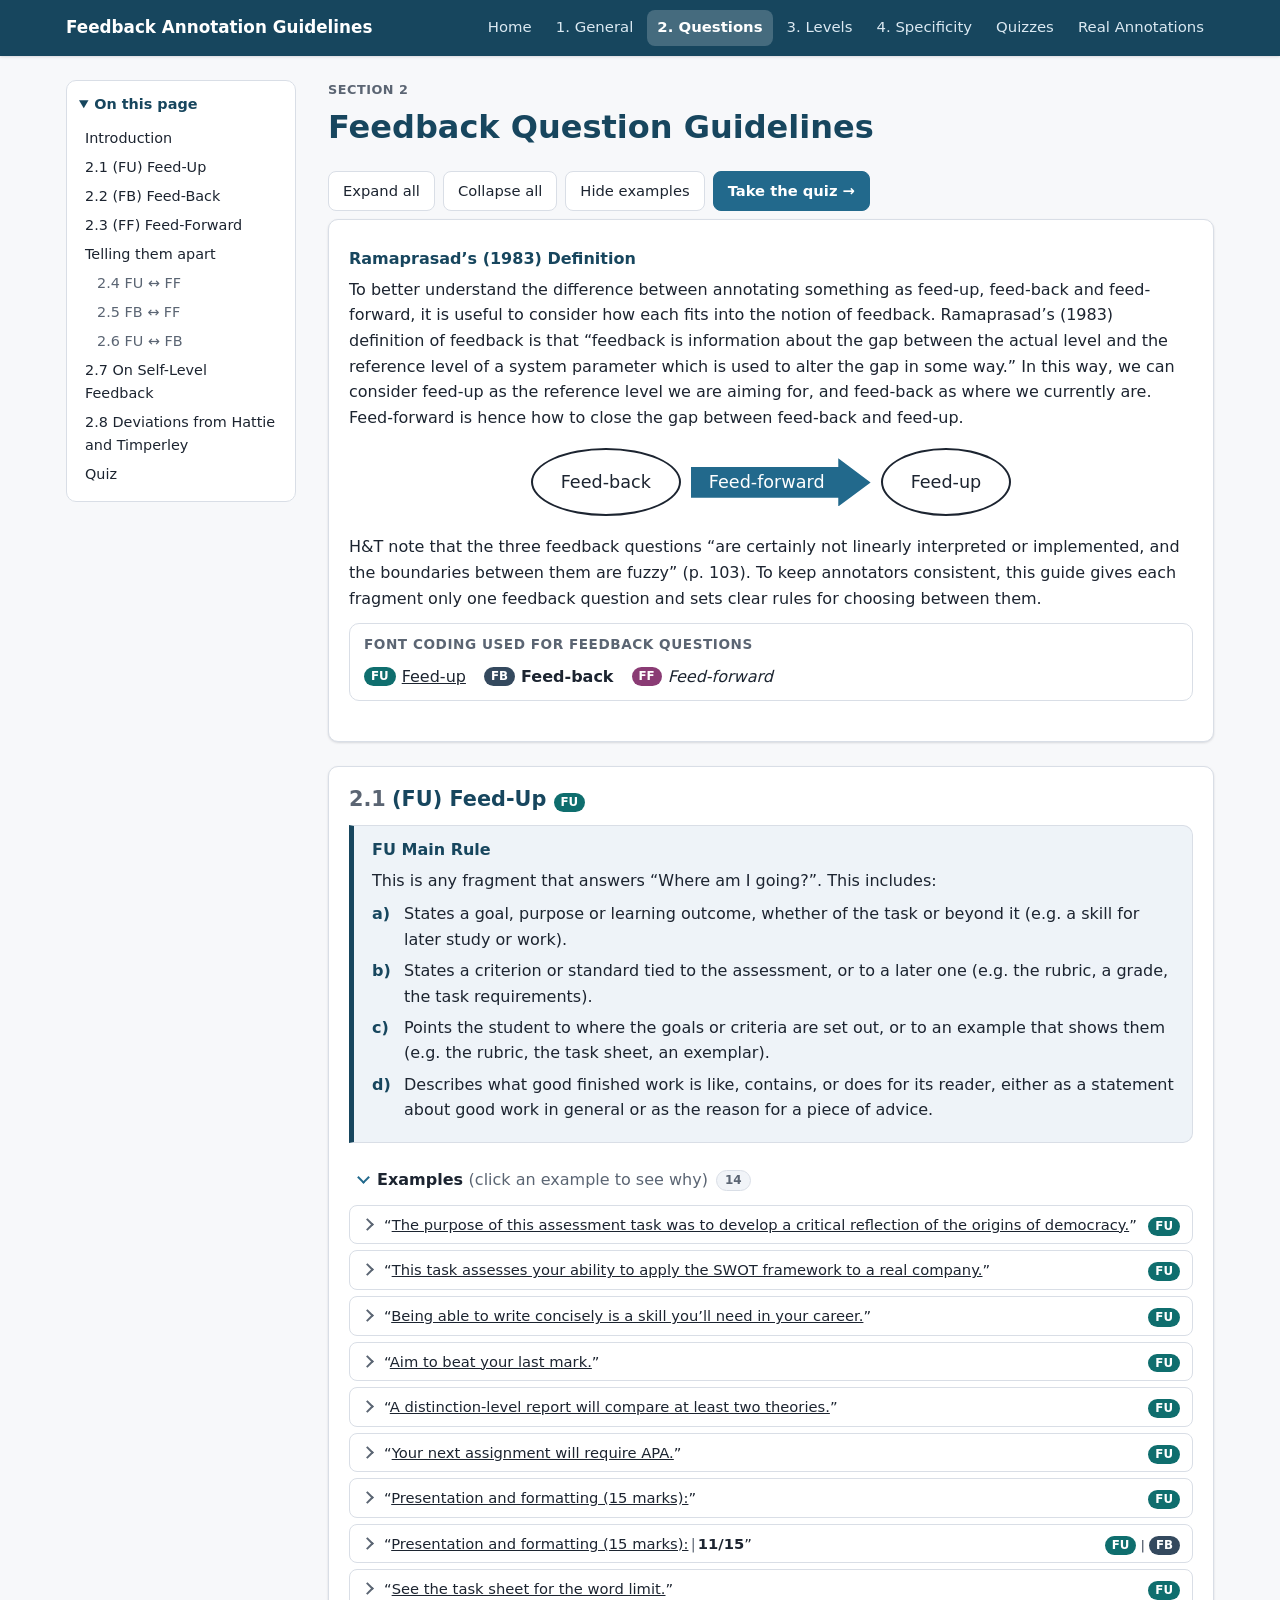
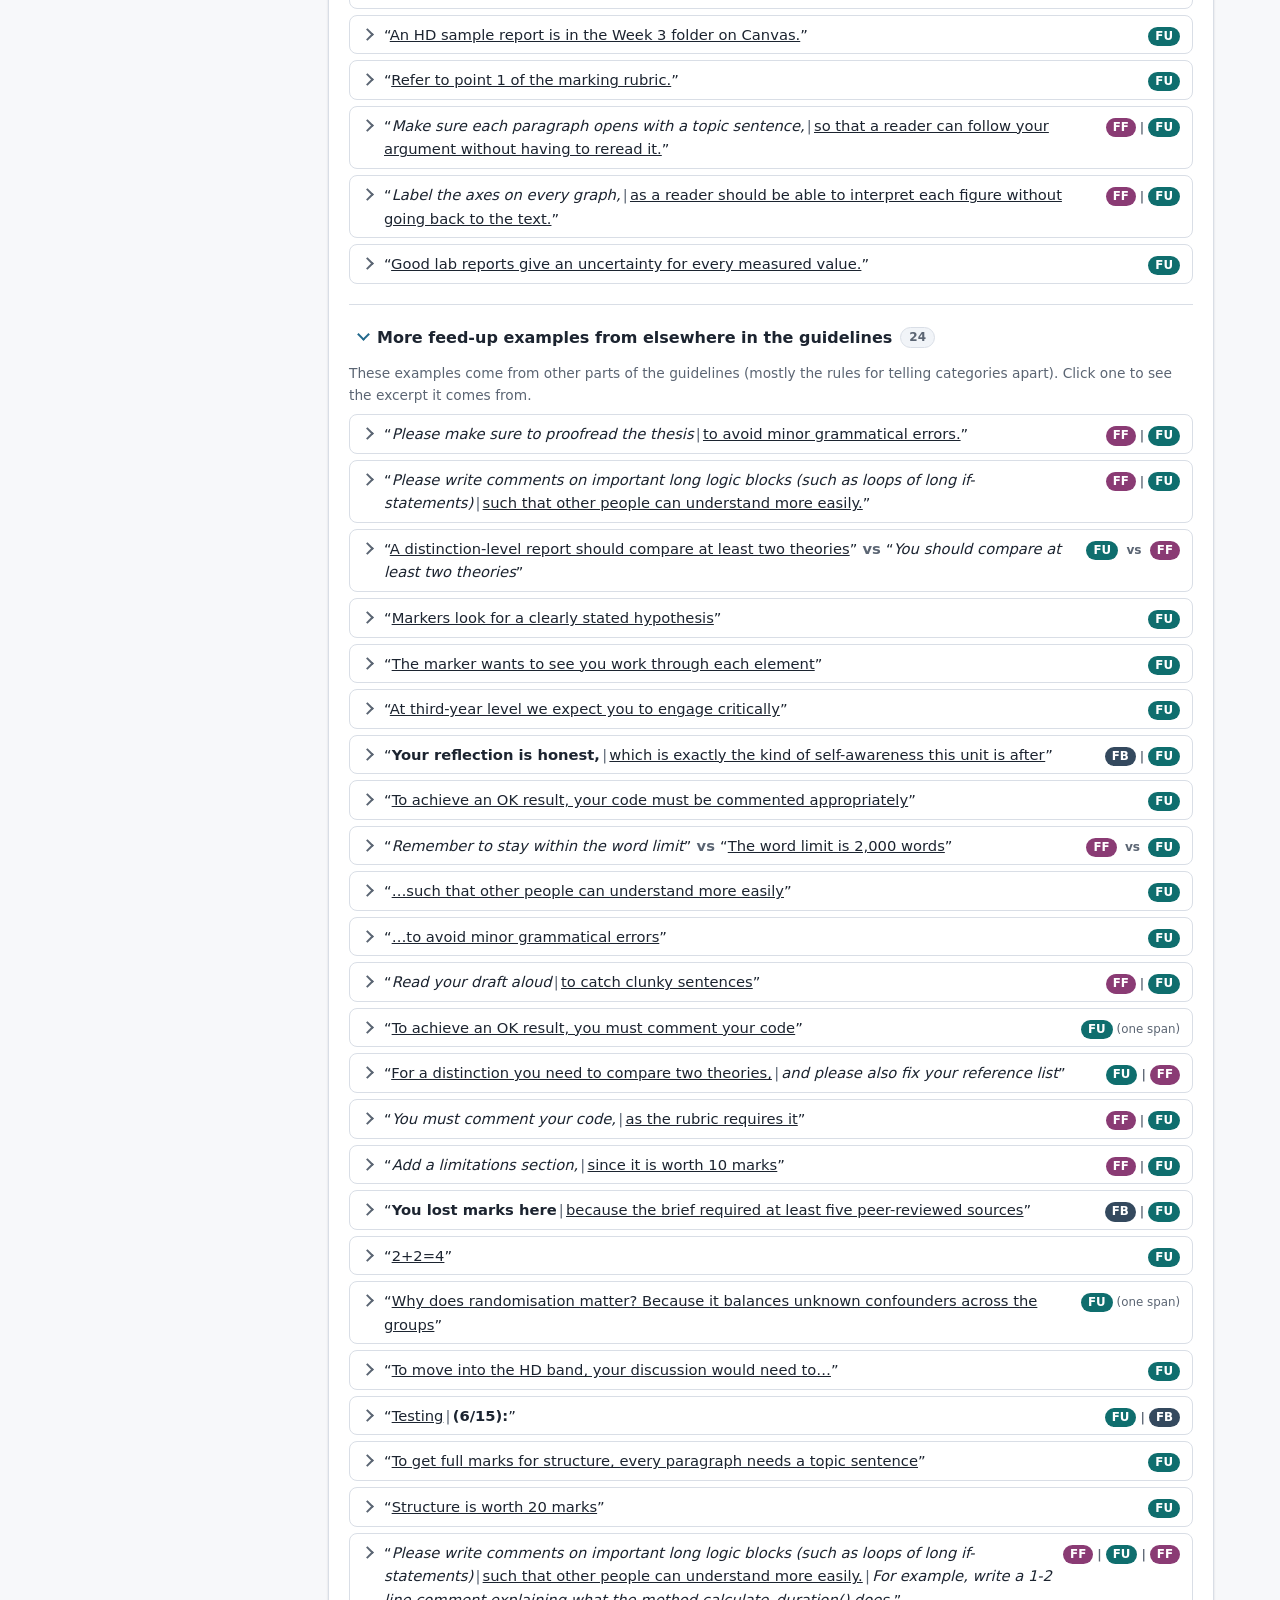
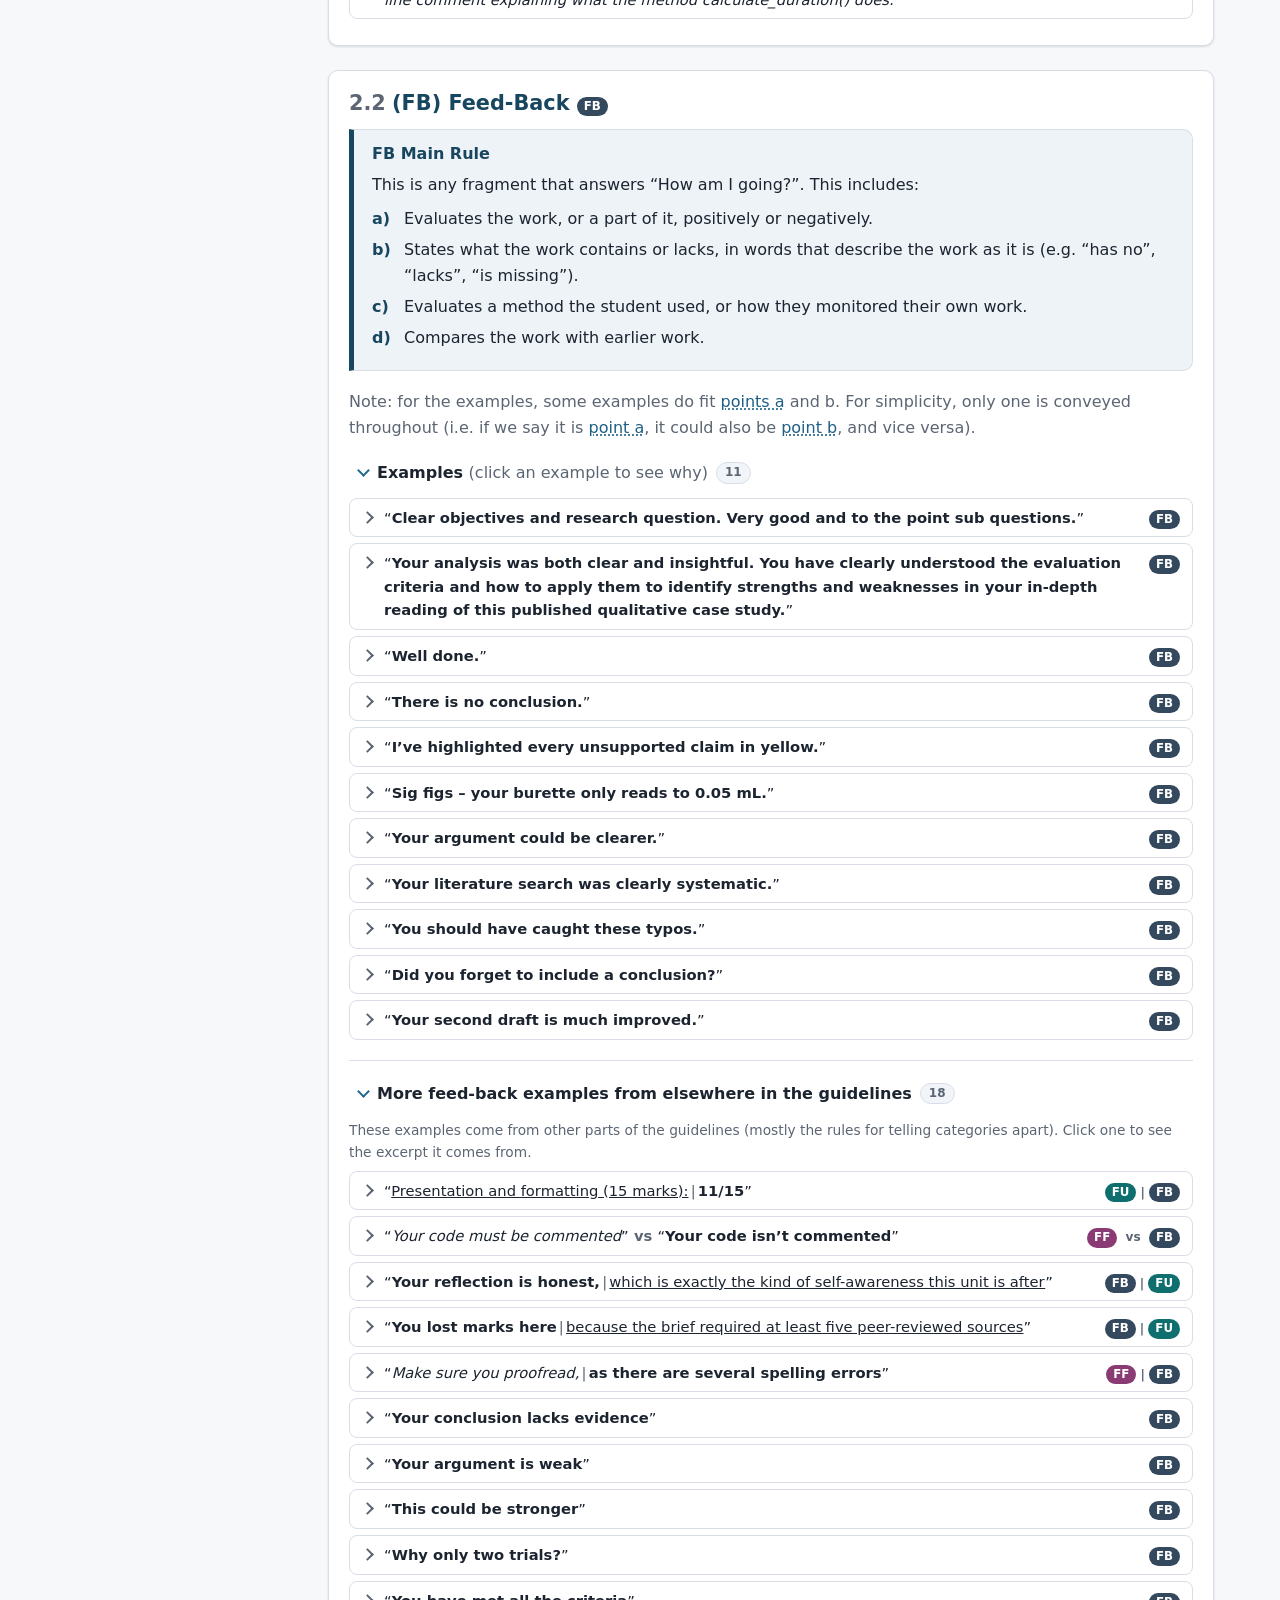
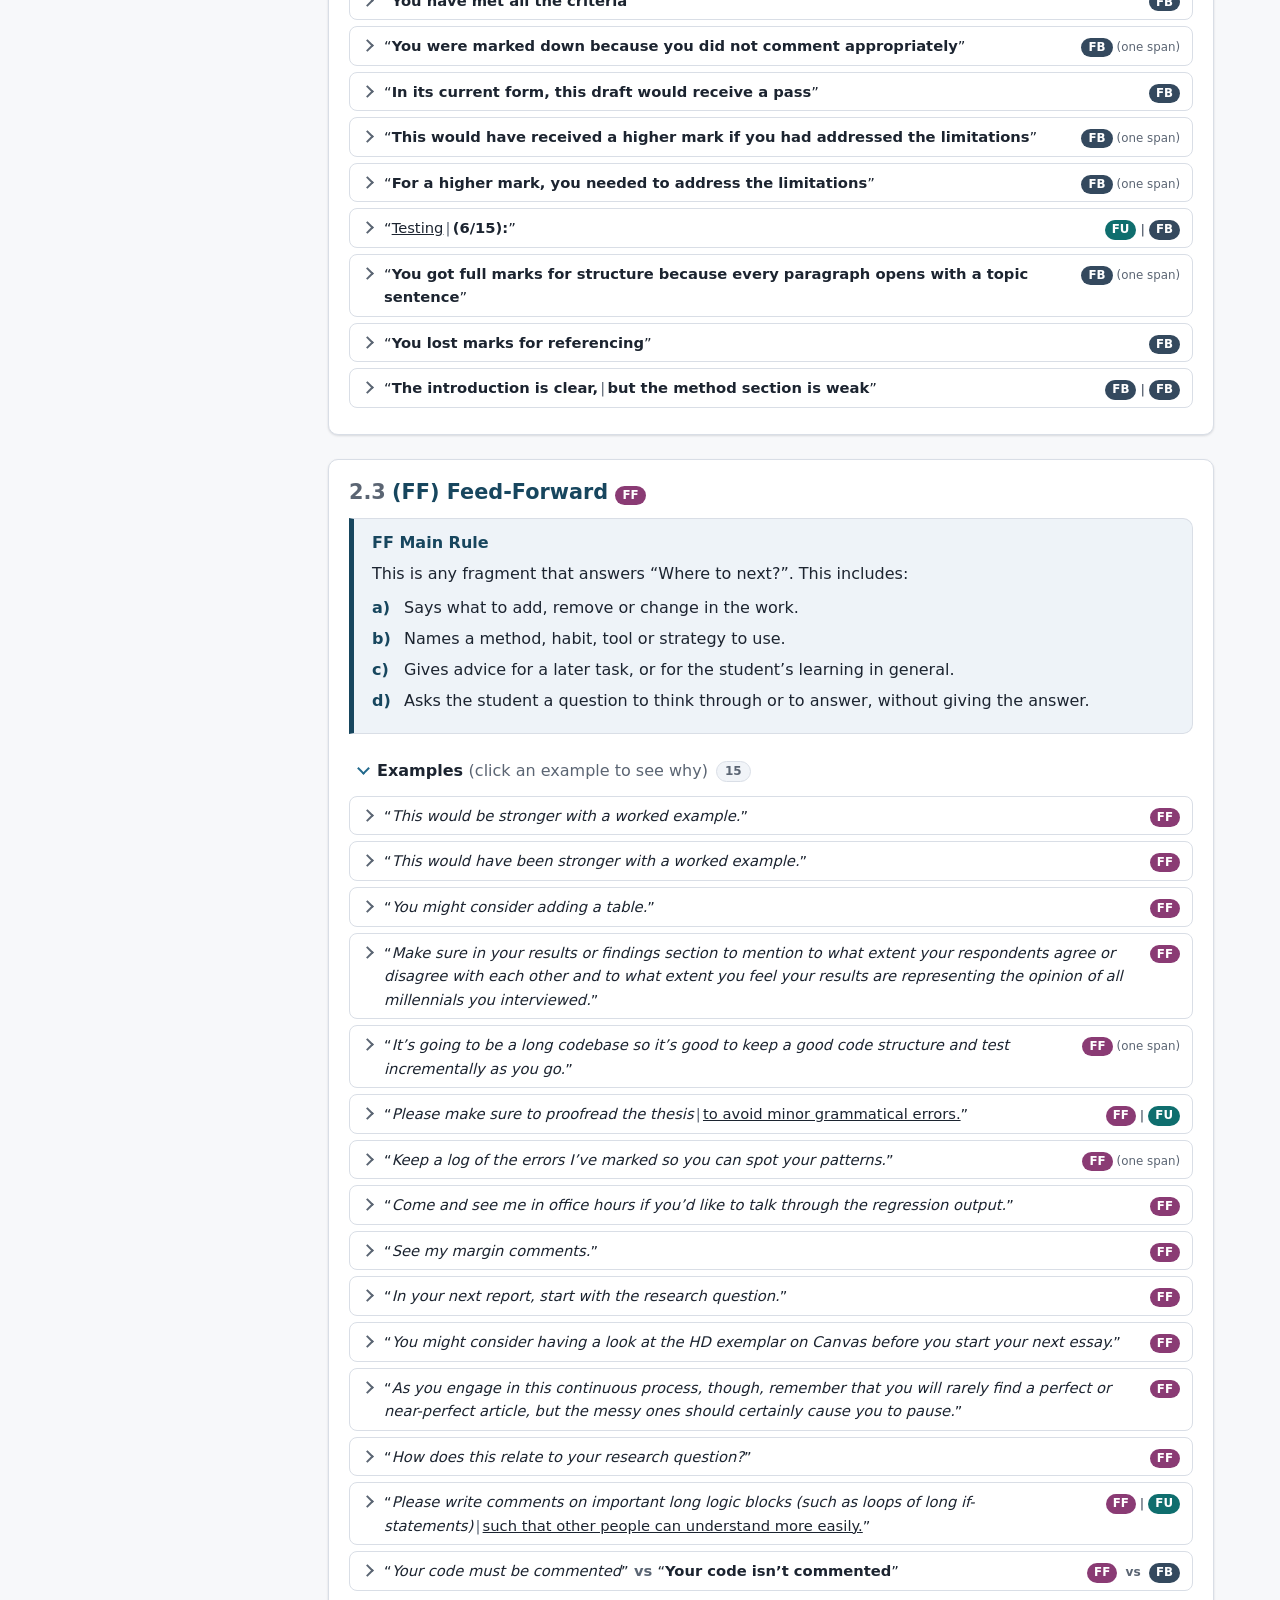
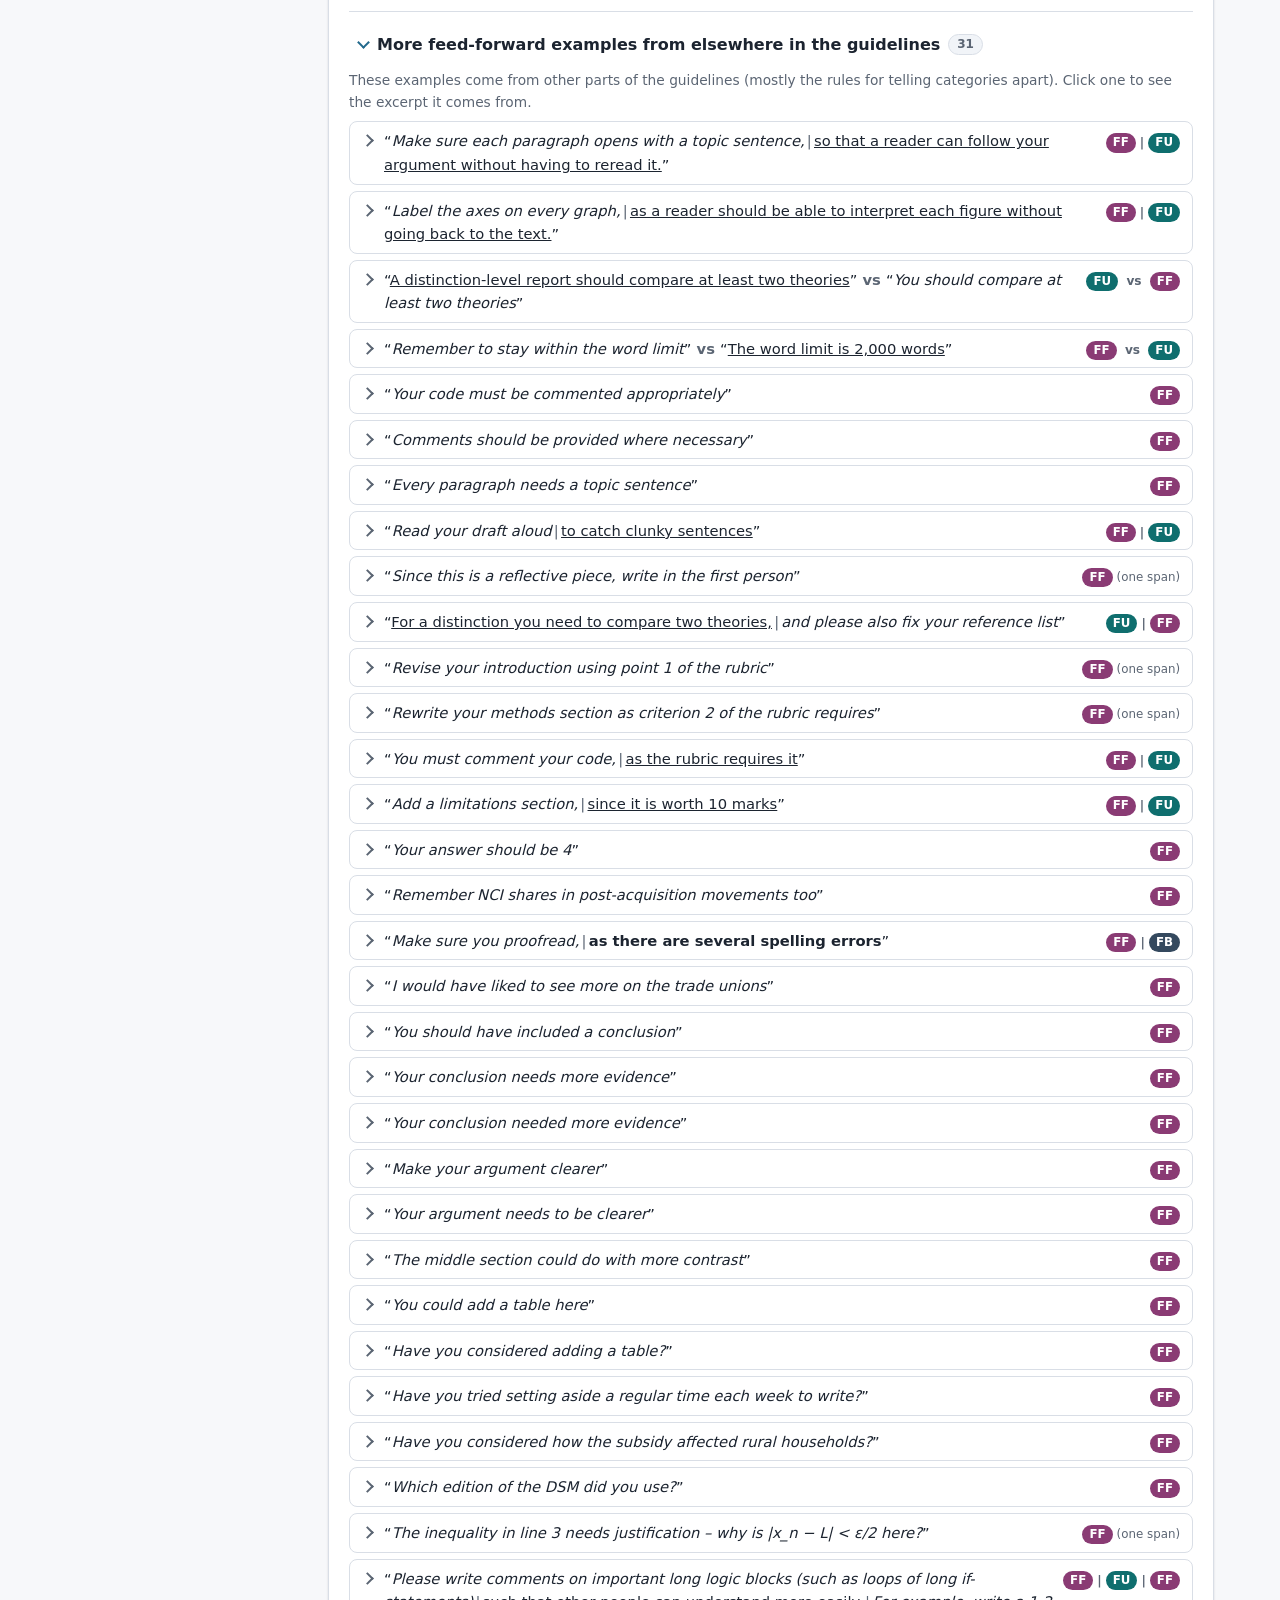
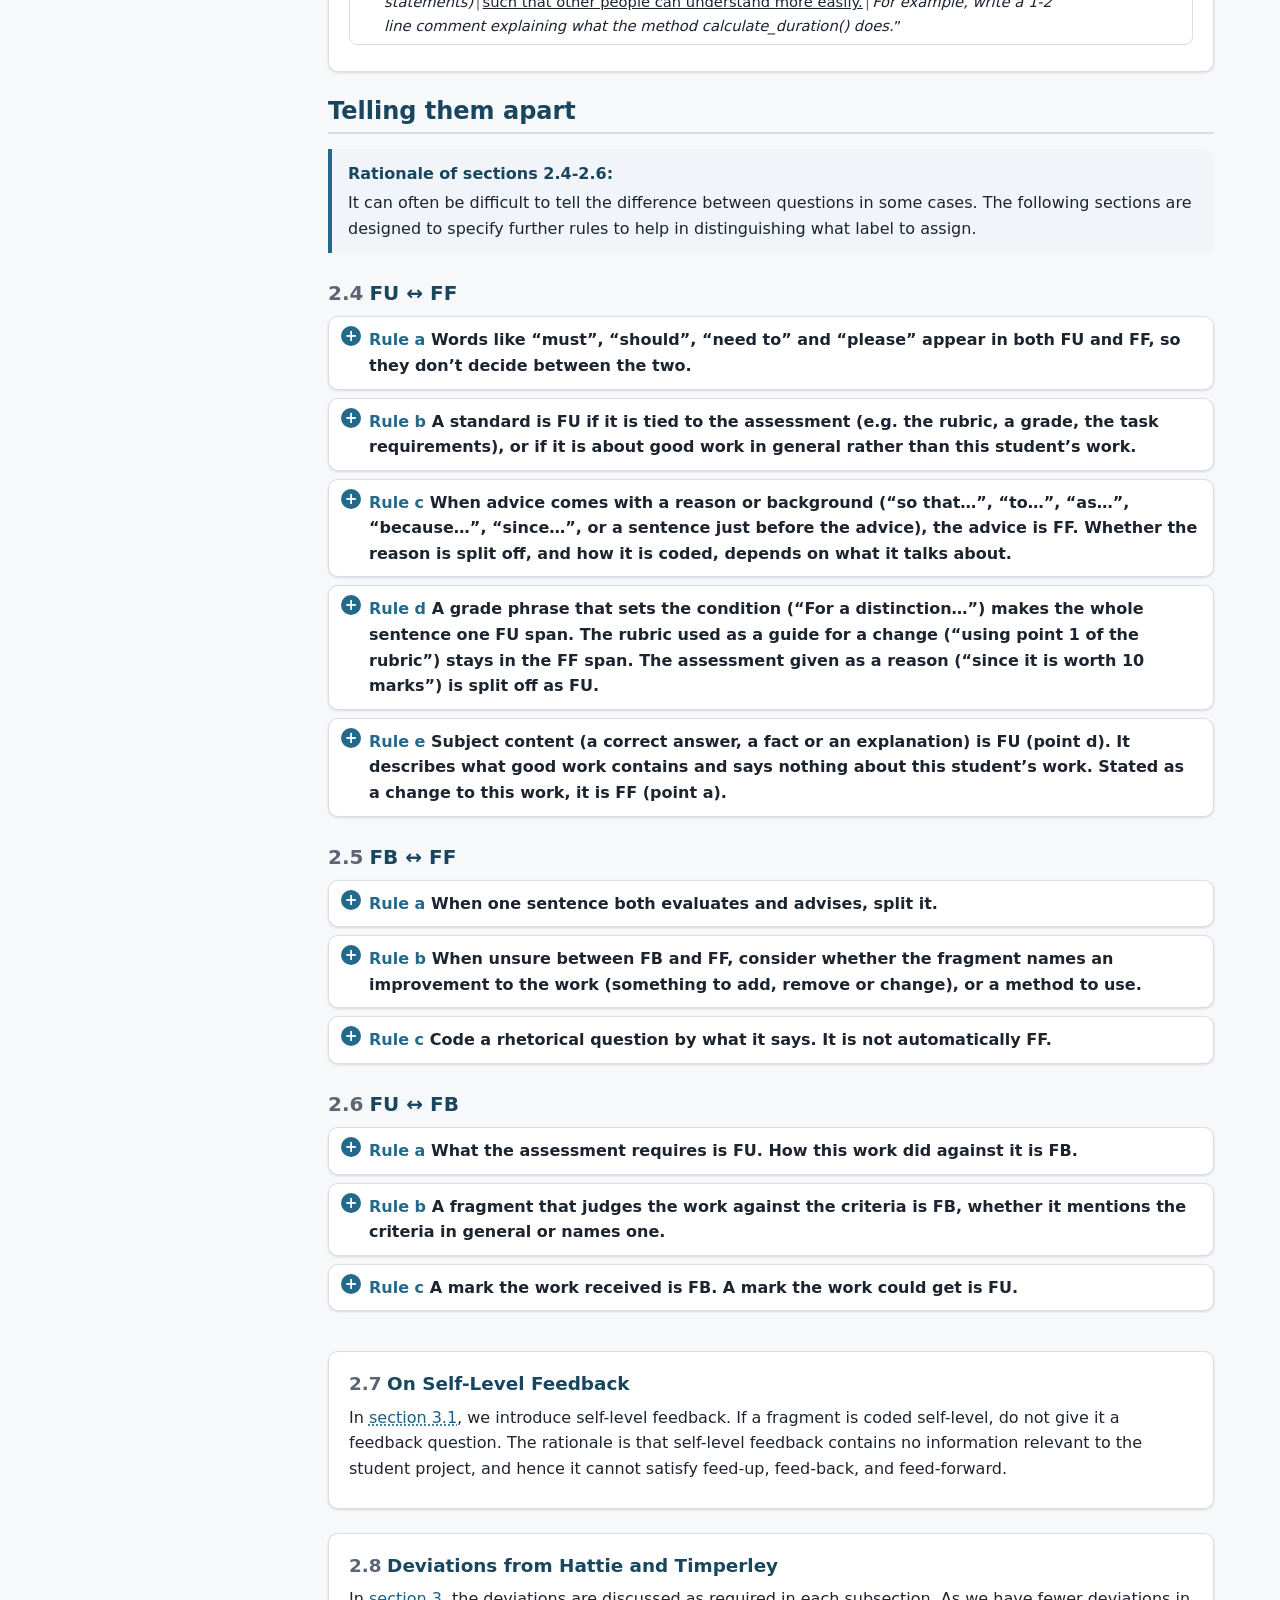
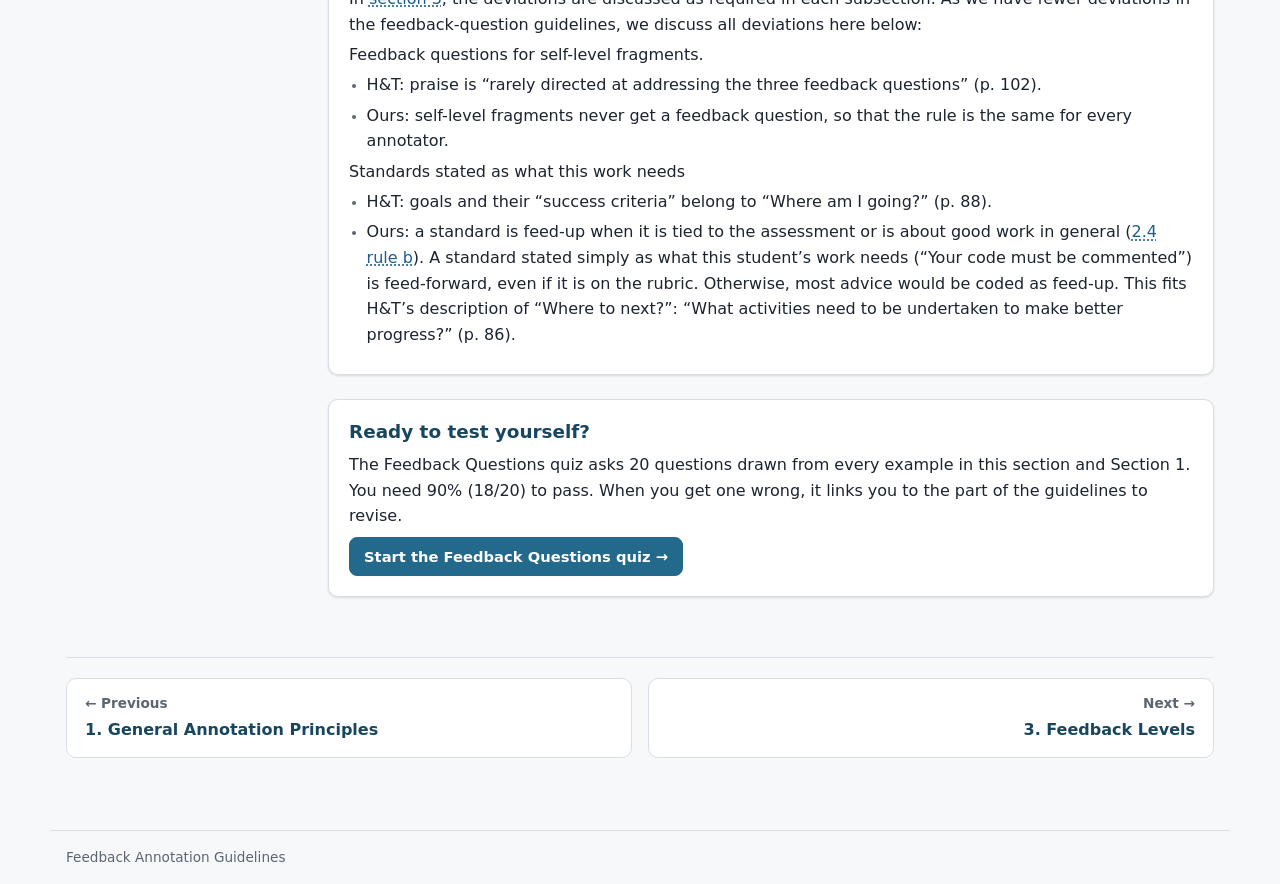
<file: questions.html>
<!doctype html>
<html lang="en-AU">
<head>
<meta charset="utf-8">
<meta name="viewport" content="width=device-width, initial-scale=1">
<title>Feedback Questions</title>
<meta name="description" content="Section 2: Feedback Question Guidelines – feed-up, feed-back, feed-forward.">
<link rel="icon" href="data:image/svg+xml,%3Csvg xmlns='http://www.w3.org/2000/svg' viewBox='0 0 32 32'%3E%3Crect width='32' height='32' rx='7' fill='%2317465e'/%3E%3Cpath d='M8 10h16M8 16h11M8 22h14' stroke='%23fff' stroke-width='3' stroke-linecap='round'/%3E%3C/svg%3E">
<link rel="stylesheet" href="assets/css/styles.css">
</head>
<body>
<header id="site-header"></header>
<main class="page">
<div class="with-toc"><aside class="toc" id="toc" aria-label="On this page"></aside><div id="content"></div></div>
</main>
<footer id="site-footer"></footer>
<noscript><p style="padding:16px">This site needs JavaScript to display the guidelines.</p></noscript>
<script src="assets/data/general.js"></script>
<script src="assets/data/questions.js"></script>
<script src="assets/data/levels.js"></script>
<script src="assets/data/specificity.js"></script>
<script src="assets/js/render.js"></script>
<script src="assets/js/nav.js"></script>
<script src="assets/js/crossref.js"></script>
<script src="assets/js/pages.js"></script>
<script>GPages.buildClassification('questions');</script>
</body>
</html>
</file>
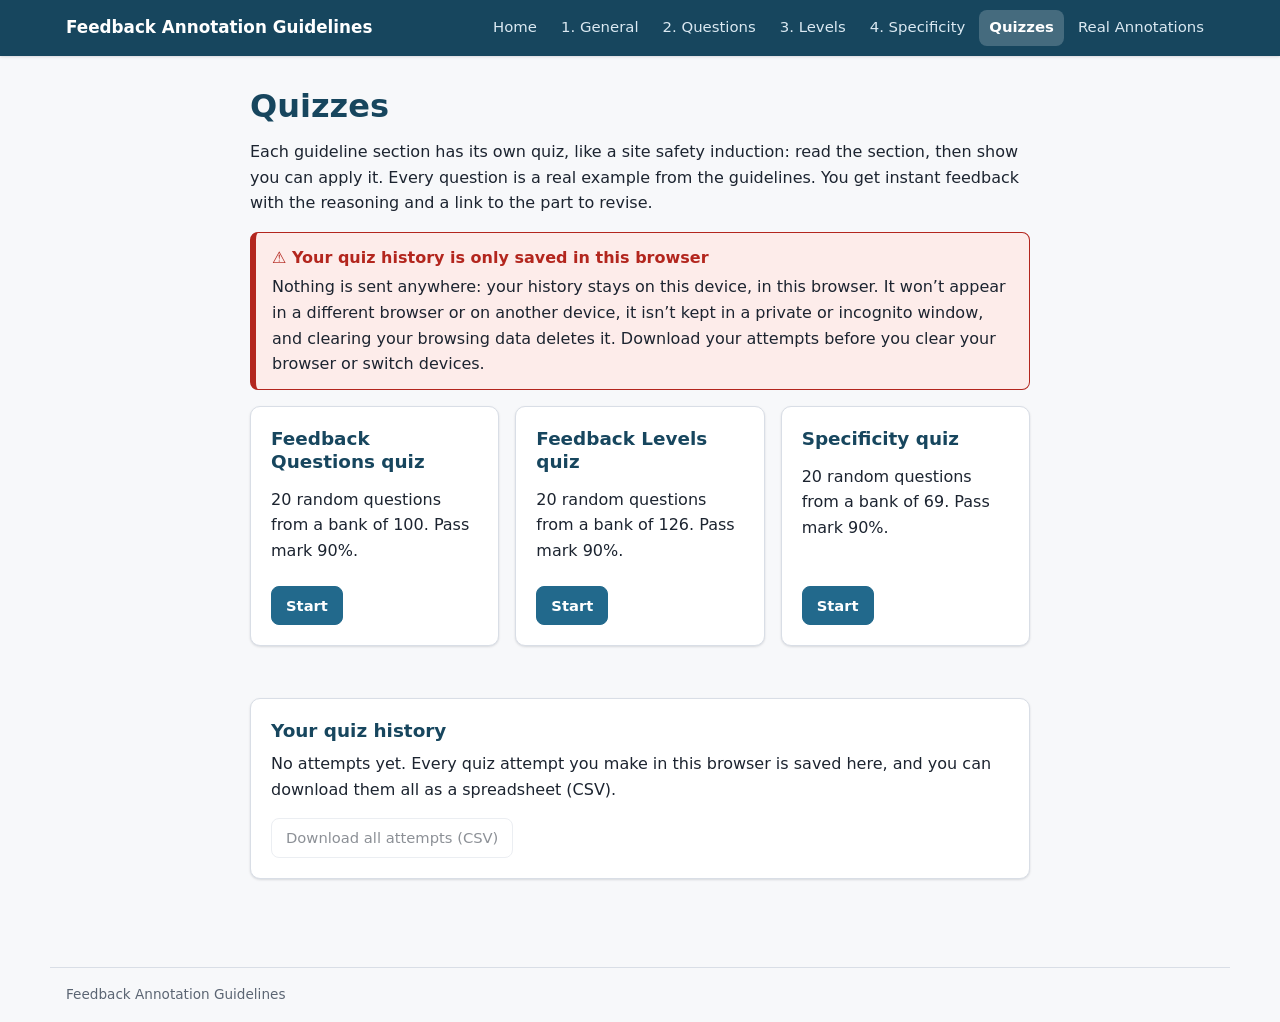
<file: quiz.html>
<!doctype html>
<html lang="en-AU">
<head>
<meta charset="utf-8">
<meta name="viewport" content="width=device-width, initial-scale=1">
<title>Guideline Quizzes</title>
<meta name="description" content="Quizzes for the Feedback Annotation Guidelines.">
<link rel="icon" href="data:image/svg+xml,%3Csvg xmlns='http://www.w3.org/2000/svg' viewBox='0 0 32 32'%3E%3Crect width='32' height='32' rx='7' fill='%2317465e'/%3E%3Cpath d='M8 10h16M8 16h11M8 22h14' stroke='%23fff' stroke-width='3' stroke-linecap='round'/%3E%3C/svg%3E">
<link rel="stylesheet" href="assets/css/styles.css">
</head>
<body>
<header id="site-header"></header>
<main class="page">
<div id="content"></div>
</main>
<footer id="site-footer"></footer>
<noscript><p style="padding:16px">This site needs JavaScript to display the guidelines.</p></noscript>
<script src="assets/data/general.js"></script>
<script src="assets/data/questions.js"></script>
<script src="assets/data/levels.js"></script>
<script src="assets/data/specificity.js"></script>
<script src="assets/js/render.js"></script>
<script src="assets/js/nav.js"></script>
<script src="assets/js/crossref.js"></script>
<script src="assets/js/quiz.js"></script>
<script>GQuiz.init();</script>
</body>
</html>
</file>
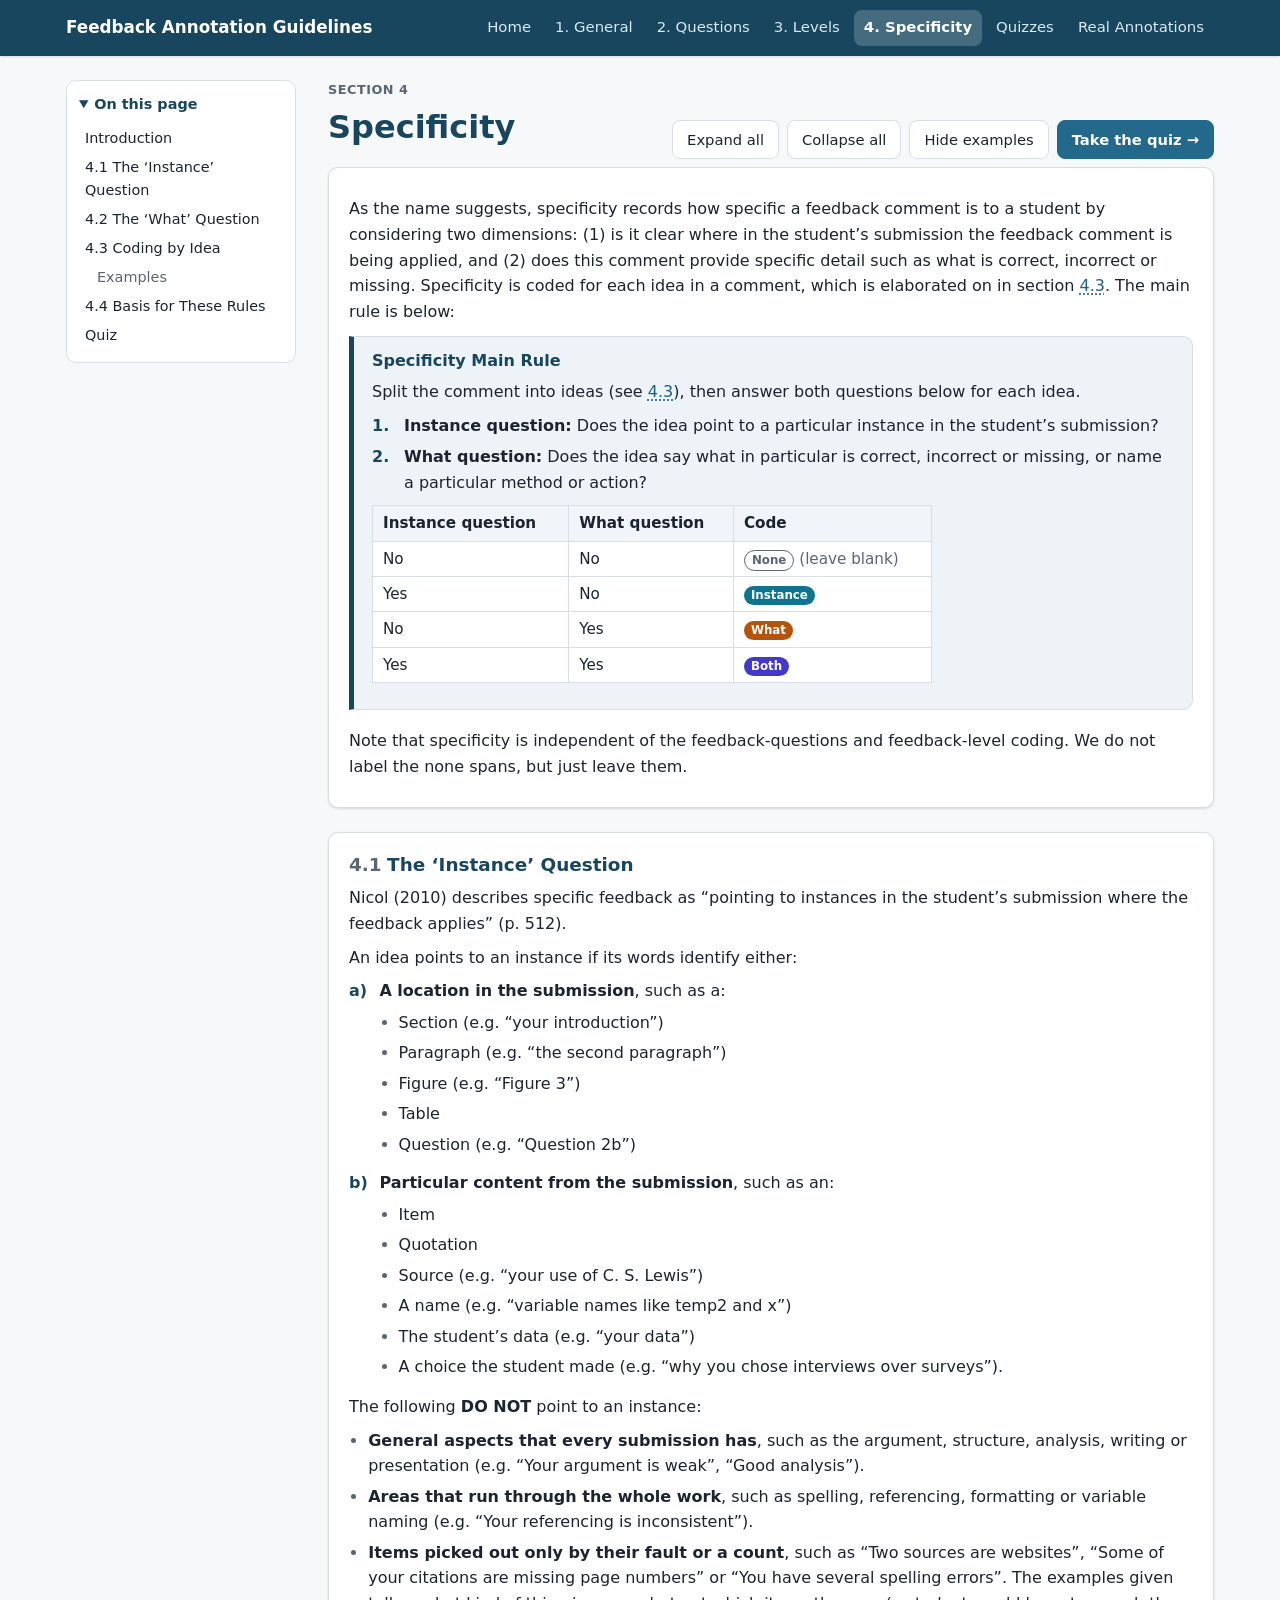
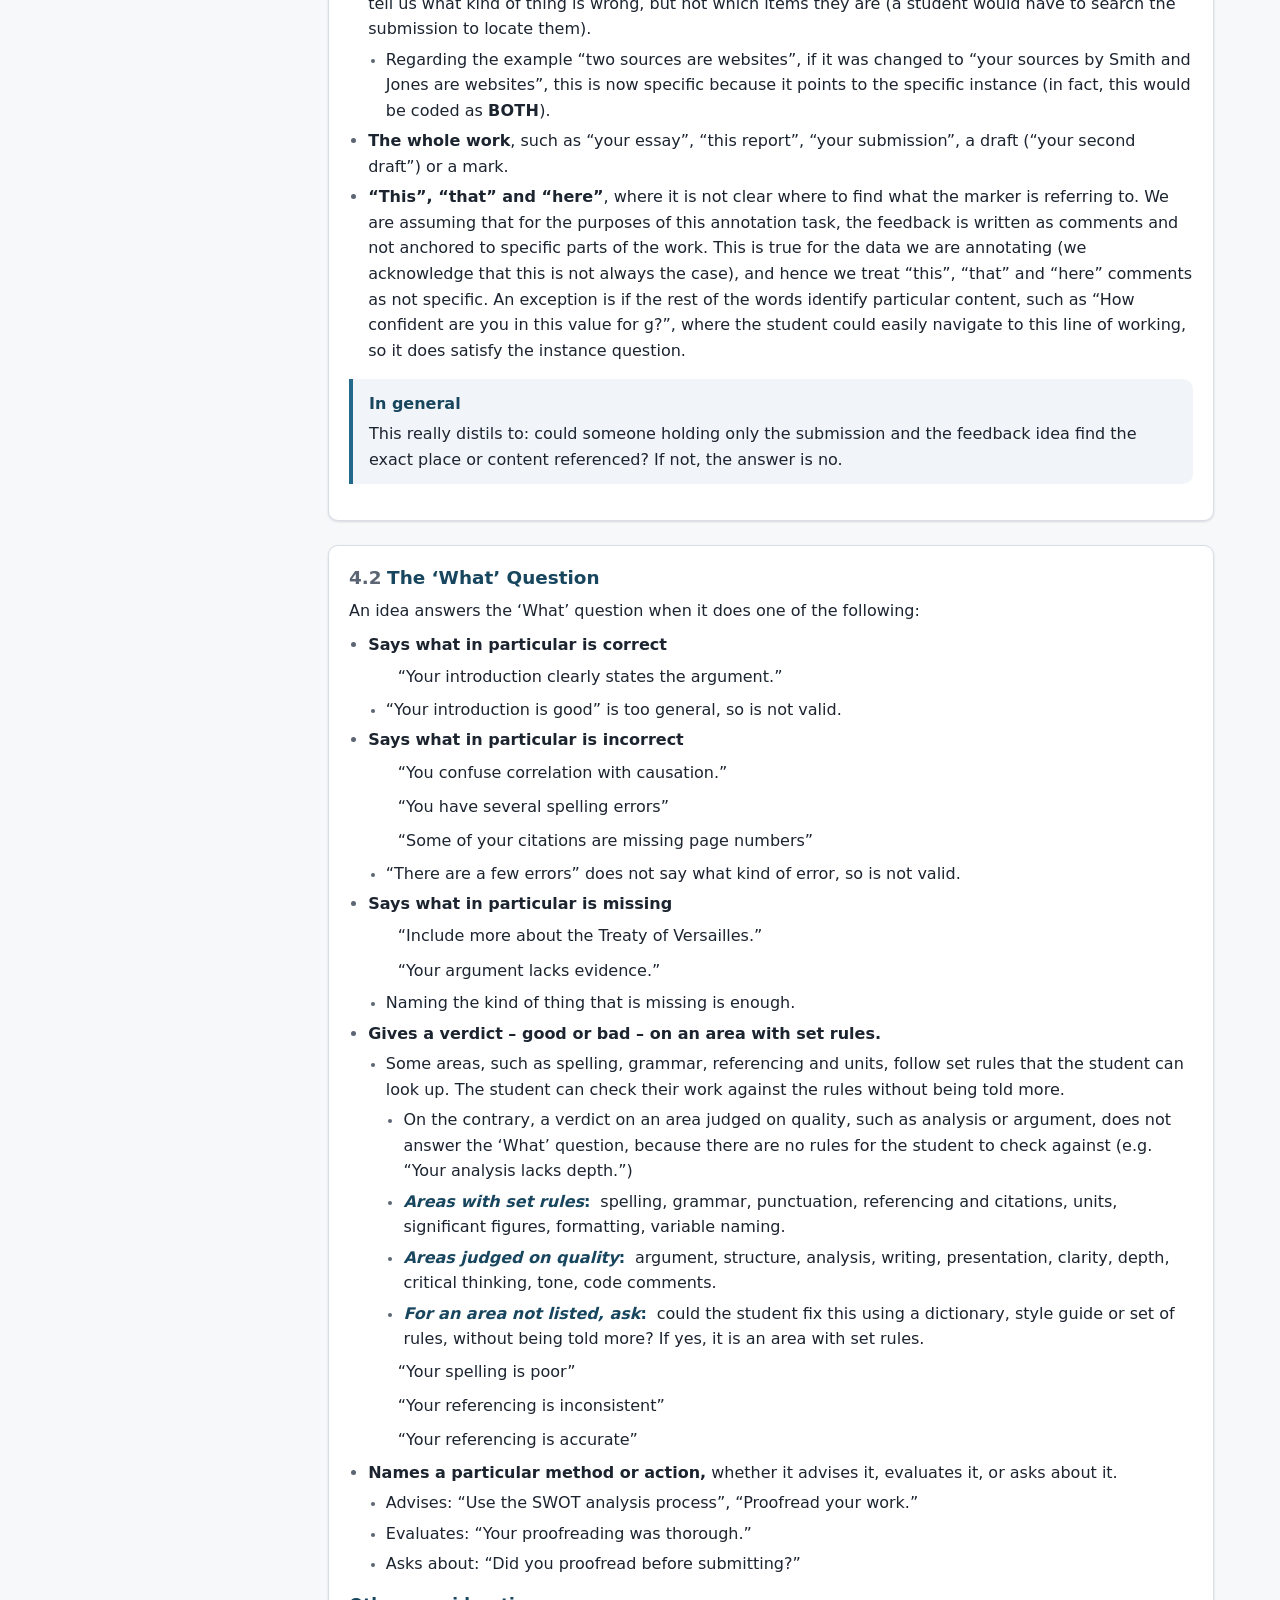
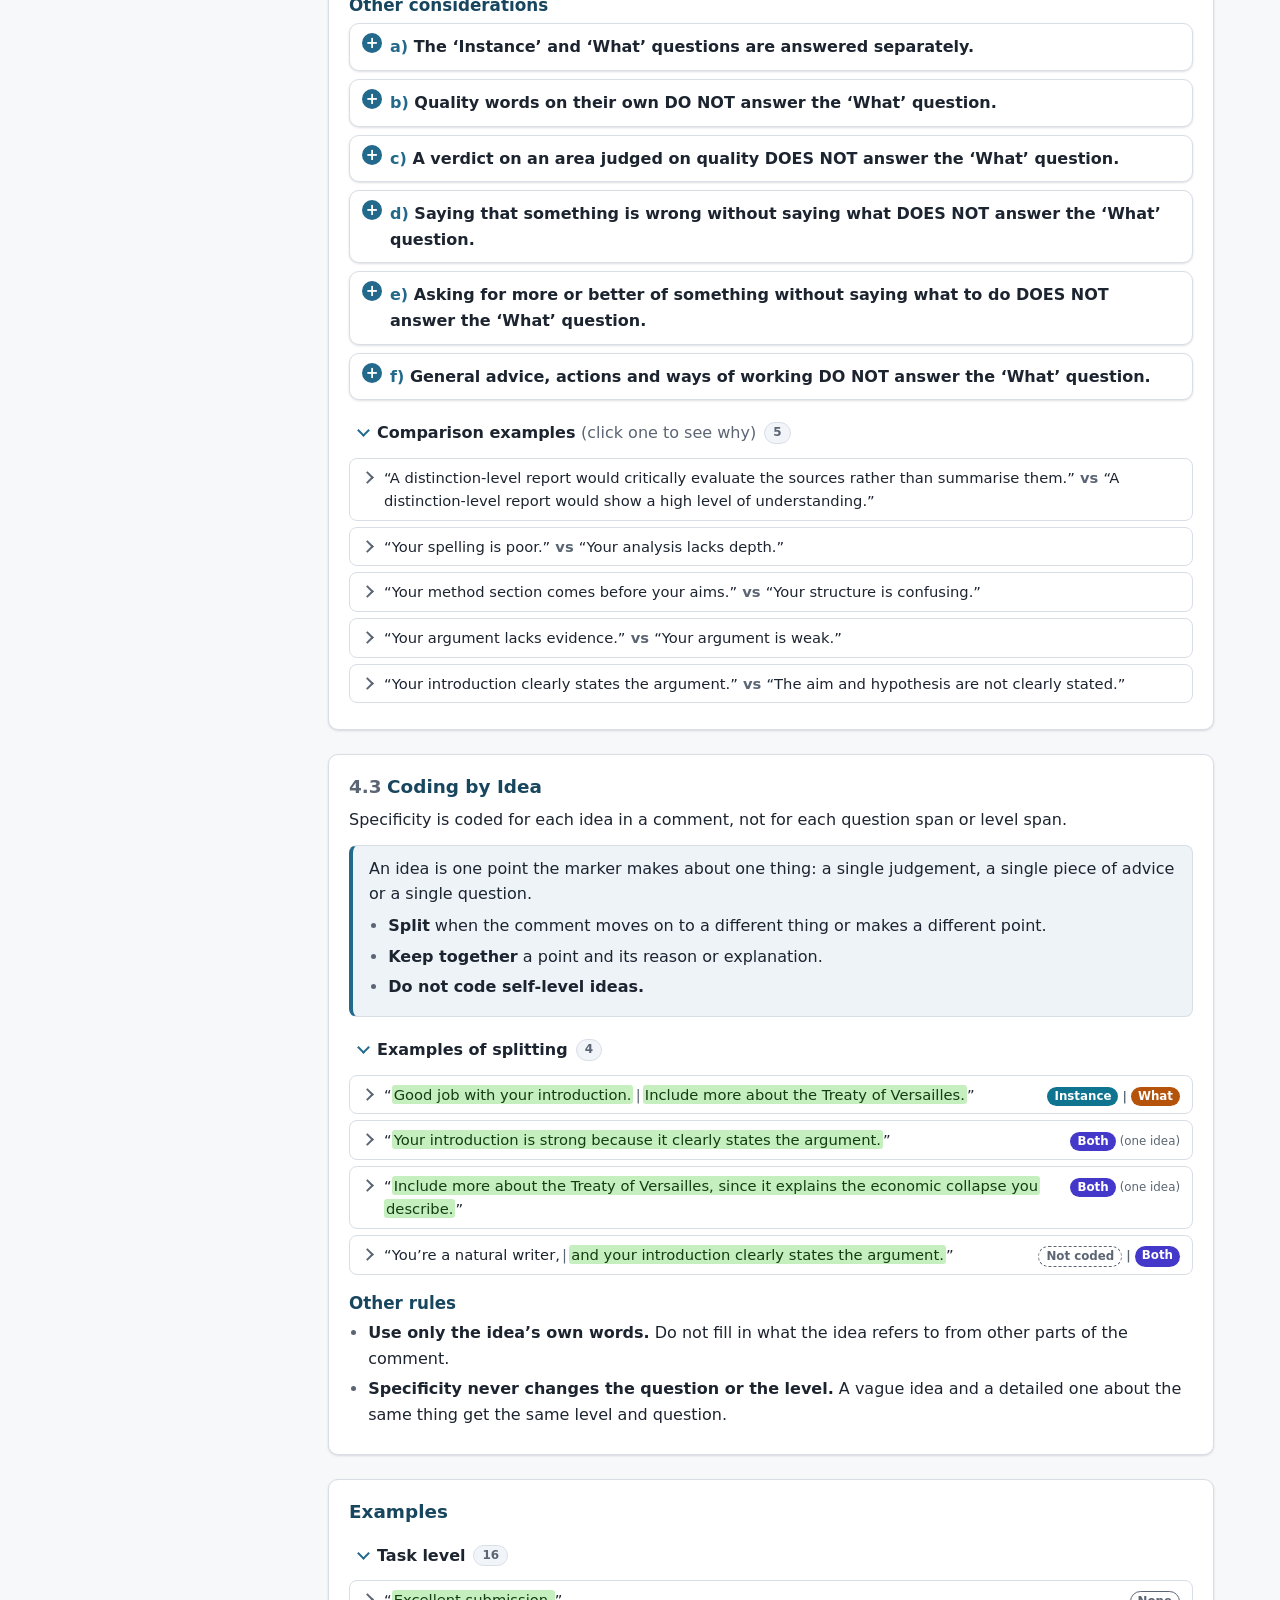
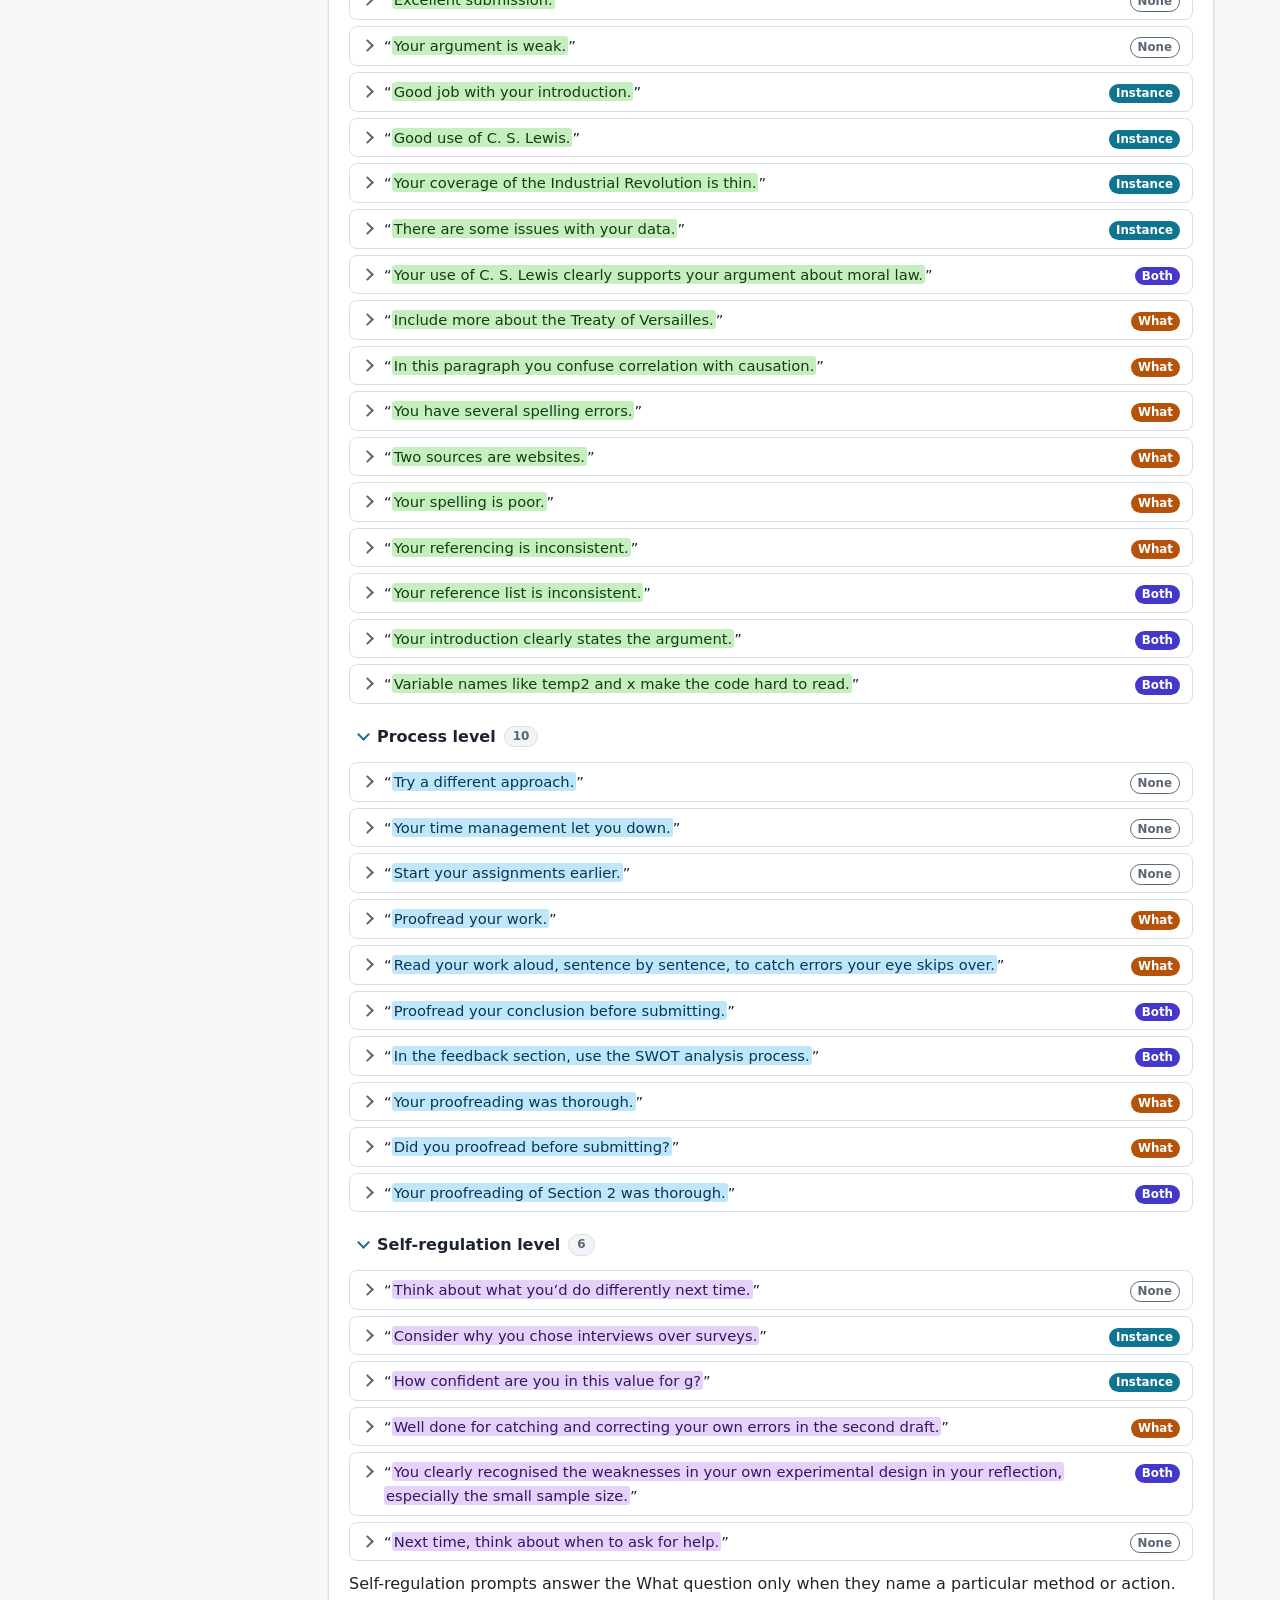
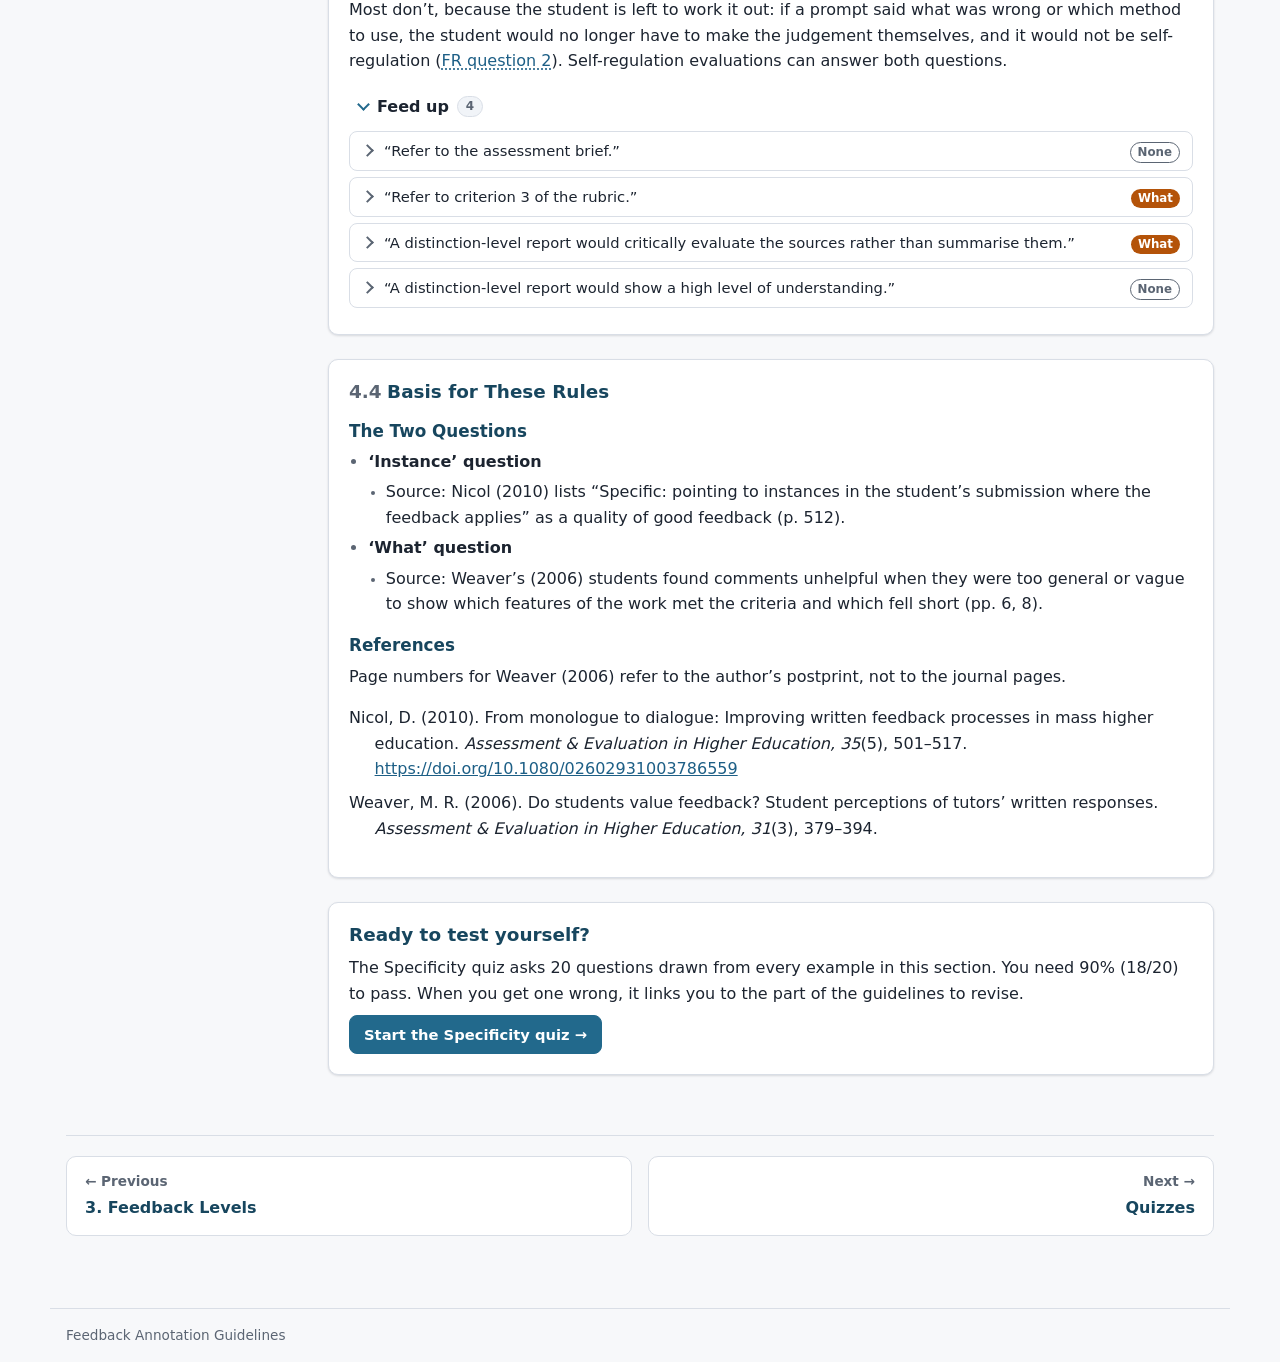
<file: specificity.html>
<!doctype html>
<html lang="en-AU">
<head>
<meta charset="utf-8">
<meta name="viewport" content="width=device-width, initial-scale=1">
<title>Specificity</title>
<meta name="description" content="Section 4: Specificity – the Instance and What questions, coding by idea, and worked examples.">
<link rel="icon" href="data:image/svg+xml,%3Csvg xmlns='http://www.w3.org/2000/svg' viewBox='0 0 32 32'%3E%3Crect width='32' height='32' rx='7' fill='%2317465e'/%3E%3Cpath d='M8 10h16M8 16h11M8 22h14' stroke='%23fff' stroke-width='3' stroke-linecap='round'/%3E%3C/svg%3E">
<link rel="stylesheet" href="assets/css/styles.css">
</head>
<body>
<header id="site-header"></header>
<main class="page">
<div class="with-toc"><aside class="toc" id="toc" aria-label="On this page"></aside><div id="content"></div></div>
</main>
<footer id="site-footer"></footer>
<noscript><p style="padding:16px">This site needs JavaScript to display the guidelines.</p></noscript>
<script src="assets/data/general.js"></script>
<script src="assets/data/questions.js"></script>
<script src="assets/data/levels.js"></script>
<script src="assets/data/specificity.js"></script>
<script src="assets/js/render.js"></script>
<script src="assets/js/nav.js"></script>
<script src="assets/js/crossref.js"></script>
<script src="assets/js/pages.js"></script>
<script>GPages.buildSpecificity();</script>
</body>
</html>
</file>
<file: assets/css/styles.css>
/* ==========================================================================
   Feedback Annotation Guidelines – styles
   ========================================================================== */

:root {
  color-scheme: light;
  --bg: #f7f8fa;
  --surface: #ffffff;
  --surface-2: #f1f4f8;
  --rule-bg: #eef3f8;
  --text: #1c2430;
  --muted: #5b6573;
  --border: #d9dee6;
  --brand: #17465e;
  --brand-2: #22698c;
  --link: #1d5f86;
  --focus: #f0a400;
  --ok: #1d7a3b;
  --ok-bg: #e5f5ea;
  --bad: #b3261e;
  --bad-bg: #fdecea;
  --flash: #fff1b8;
  --shadow: 0 1px 2px rgba(16, 24, 40, .06), 0 1px 3px rgba(16, 24, 40, .08);

  /* Feedback-question chips (the spans themselves use underline / bold / italic) */
  --fu: #0f6e6e;
  --fb: #34495e;
  --ff: #8a3b74;

  /* Feedback-level highlights (text stays dark for contrast) */
  --fs-bg: #ffe08a;  --fs-ink: #3a2d00;  --fs-chip: #8a6400;
  --ft-bg: #c6efbf;  --ft-ink: #133d12;  --ft-chip: #2d7a24;
  --fp-bg: #bfe6fb;  --fp-ink: #0b3550;  --fp-chip: #1b6e9c;
  --fr-bg: #e4d2fb;  --fr-ink: #36165f;  --fr-chip: #6b3fb0;

  --header-bg: #17465e;
  --on-accent: #ffffff;
  --chip-ink: #ffffff;

  --radius: 10px;
  --maxw: 1180px;
  --font: "Inter", system-ui, -apple-system, "Segoe UI", Roboto, "Helvetica Neue", Arial, sans-serif;
}

* { box-sizing: border-box; }
html { scroll-padding-top: 76px; -webkit-text-size-adjust: 100%; }
body {
  margin: 0;
  background: var(--bg);
  color: var(--text);
  font-family: var(--font);
  font-size: 16px;
  line-height: 1.6;
}
a { color: var(--link); }
a:hover { text-decoration-thickness: 2px; }
:focus-visible { outline: 3px solid var(--focus); outline-offset: 2px; border-radius: 4px; }
h1, h2, h3, h4 { line-height: 1.25; color: var(--brand); }
h1 { font-size: 2rem; margin: .2em 0 .4em; }
h2 { font-size: 1.5rem; margin: 0 0 .6em; }
h3 { font-size: 1.15rem; margin: 1.4em 0 .5em; }
p { margin: .5em 0; }
ul { padding-left: 1.3em; }
li { margin: .2em 0; }
.muted { color: var(--muted); }
.visually-hidden { position: absolute !important; width: 1px; height: 1px; overflow: hidden; clip: rect(0 0 0 0); white-space: nowrap; }

/* ---------- Header / nav ---------- */
.site-header {
  position: sticky; top: 0; z-index: 20;
  background: var(--header-bg);
  color: #fff;
  box-shadow: var(--shadow);
}
.site-header .inner {
  max-width: var(--maxw); margin: 0 auto; padding: 10px 16px;
  display: flex; align-items: center; gap: 16px; flex-wrap: wrap;
}
.brand { color: #fff; font-weight: 700; text-decoration: none; font-size: 1.05rem; white-space: nowrap; }
.site-nav { display: flex; gap: 4px; flex-wrap: wrap; margin-left: auto; }
.site-nav a {
  color: #dbe9f2; text-decoration: none; padding: 6px 10px; border-radius: 8px; font-size: .93rem; white-space: nowrap;
}
.site-nav a:hover { background: rgba(255,255,255,.12); color: #fff; }
.site-nav a[aria-current="page"] { background: rgba(255,255,255,.2); color: #fff; font-weight: 600; }
.nav-badge { display: inline-block; margin-left: 4px; font-size: .75rem; background: #3fbf6a; color: #062b12; border-radius: 99px; padding: 0 6px; font-weight: 700; }

/* ---------- Layout ---------- */
.page { max-width: var(--maxw); margin: 0 auto; padding: 24px 16px 64px; }
.with-toc { display: grid; grid-template-columns: 230px minmax(0, 1fr); gap: 32px; align-items: start; }
.toc {
  position: sticky; top: 72px; max-height: calc(100vh - 90px); overflow: auto;
  font-size: .9rem; padding: 12px; background: var(--surface); border: 1px solid var(--border); border-radius: var(--radius);
}
.toc summary { font-weight: 700; color: var(--brand); cursor: pointer; }
.toc ul { list-style: none; padding: 0; margin: 8px 0 0; }
.toc li { margin: 0; }
.toc a { display: block; padding: 3px 6px; border-radius: 6px; text-decoration: none; color: var(--text); }
.toc a:hover { background: var(--surface-2); }
.toc .toc-sub a { padding-left: 18px; color: var(--muted); }
@media (max-width: 900px) {
  .with-toc { grid-template-columns: minmax(0, 1fr); gap: 16px; }
  .toc { position: static; max-height: none; }
}

.page-head { display: flex; align-items: flex-end; justify-content: space-between; gap: 12px; flex-wrap: wrap; margin-bottom: 8px; }
.page-head .eyebrow { color: var(--muted); font-weight: 600; letter-spacing: .04em; text-transform: uppercase; font-size: .8rem; }
.toolbar { display: flex; gap: 8px; flex-wrap: wrap; }

.btn {
  display: inline-flex; align-items: center; gap: 6px;
  border: 1px solid var(--border); background: var(--surface); color: var(--text);
  padding: 7px 14px; border-radius: 8px; font: inherit; font-size: .92rem; cursor: pointer; text-decoration: none;
}
.btn:hover { background: var(--surface-2); }
.btn.primary { background: var(--brand-2); border-color: var(--brand-2); color: var(--on-accent); font-weight: 600; }
.btn.primary:hover { filter: brightness(1.08); }
.btn[disabled] { opacity: .5; cursor: not-allowed; }

.card {
  background: var(--surface); border: 1px solid var(--border); border-radius: var(--radius);
  padding: 20px; box-shadow: var(--shadow); margin: 0 0 24px;
}
.section { margin: 0 0 40px; }
.section > h2 { padding-bottom: 6px; border-bottom: 2px solid var(--border); }
.section-num { color: var(--muted); font-weight: 600; margin-right: .3em; }

/* ---------- Rich text pieces ---------- */
.nodes { margin: .4em 0; padding-left: 1.2em; }
.nodes .nodes { margin: .15em 0; padding-left: 1.1em; }
/* One bullet style at every depth (no Word-style circles or squares); depth shows by indent and a smaller, lighter dot. */
ul ul, ol ul, .nodes .nodes { list-style-type: disc; }
li > ul li::marker { color: var(--muted); }
.nodes li::marker { color: var(--muted); }
.nodes .nodes > li::marker { font-size: .8em; }
.ex-note { margin: .35em 0; }
/* TASK / PROCESS / SELF / SELF-REGULATION verdicts were underlined in the Word doc; bold reads better on screen and can't be mistaken for a link. */
.verdict { font-weight: 700; letter-spacing: .02em; }
.nodes > li { margin: .3em 0; }
.nodes.plain { list-style: none; padding-left: 0; }
.subhead { font-weight: 700; color: var(--brand); margin-top: .8em; }
.node-label { font-weight: 700; color: var(--brand); margin-right: .3em; }

.callout {
  border-left: 4px solid var(--brand-2); background: var(--surface-2); padding: 12px 16px; border-radius: 0 var(--radius) var(--radius) 0; margin: 16px 0;
}
.callout > strong:first-child { display: block; margin-bottom: 4px; color: var(--brand); }

/* ---------- Main rule box ---------- */
.main-rule {
  background: var(--rule-bg); border: 1px solid var(--border); border-left: 5px solid var(--brand);
  border-radius: 0 var(--radius) var(--radius) 0; padding: 14px 18px; margin: 12px 0 18px;
}
.main-rule h4 { margin: 0 0 6px; color: var(--brand); font-size: 1rem; }
.main-rule ol { margin: .4em 0 0; padding-left: 0; list-style: none; }
.main-rule ol > li { display: grid; grid-template-columns: 2em 1fr; margin: .35em 0; }
.main-rule .pt-key { font-weight: 700; color: var(--brand); }
.main-rule .q-title { font-weight: 700; }

.common-examples { margin: -6px 0 18px; padding: 10px 18px; border: 1px dashed var(--border); border-radius: var(--radius); }
.common-examples ol { list-style: none; padding: 0; margin: .3em 0 0; }
.common-examples ol > li { display: grid; grid-template-columns: 2em 1fr; }

/* ---------- Category card ---------- */
.category { scroll-margin-top: 76px; }
.category > h3 { margin-top: 0; font-size: 1.3rem; }
.code-pill {
  display: inline-block; font-size: .78rem; font-weight: 700; letter-spacing: .03em;
  padding: 1px 8px; border-radius: 99px; color: #fff; vertical-align: middle; margin-right: 6px;
}
.ex-list-title { font-weight: 700; margin: 14px 0 6px; color: var(--text); }
.more-divider {
  display: flex; align-items: center; gap: 12px; margin: 22px 0 8px; color: var(--muted); font-size: .9rem; font-weight: 600;
}
.more-divider::before, .more-divider::after { content: ""; flex: 1; height: 1px; background: var(--border); }
.more-hint { font-size: .86rem; color: var(--muted); margin: 0 0 8px; }

/* ---------- Examples (click to expand) ---------- */
.ex-list { list-style: none; padding: 0; margin: 0; }
.ex-list > li { margin: 6px 0; }
details.example {
  border: 1px solid var(--border); border-radius: 8px; background: var(--surface);
}
details.example > summary {
  list-style: none; cursor: pointer; padding: 7px 12px 7px 34px; position: relative; border-radius: 8px; font-size: .92rem;
}
details.example > summary::-webkit-details-marker { display: none; }
details.example > summary::before {
  content: ""; position: absolute; left: 13px; top: 14px; width: 7px; height: 7px;
  border-right: 2px solid var(--muted); border-bottom: 2px solid var(--muted); transform: rotate(-45deg); transition: transform .15s;
}
details.example[open] > summary::before { transform: rotate(45deg); top: 12px; }
details.example > summary:hover { background: var(--surface-2); }
details.example[open] > summary { border-bottom: 1px dashed var(--border); border-radius: 8px 8px 0 0; }
.ex-body { padding: 8px 14px 10px 34px; font-size: .9rem; }
.ex-body > .nodes { padding-left: 1.1em; }
.ex-line { display: flex; flex-wrap: wrap; align-items: baseline; gap: 4px 10px; justify-content: space-between; }
.ex-quote { flex: 1 1 320px; }
.ex-codes { display: inline-flex; gap: 4px; flex-wrap: wrap; font-size: .76rem; }
.vs { color: var(--muted); font-style: normal; font-weight: 600; margin: 0 .35em; }
.nodes details.example { margin: 6px 0; }

.excerpt {
  border-left: 3px solid var(--border); padding: 4px 0 4px 12px; margin: 4px 0 8px;
}
.excerpt .crumb { font-size: .82rem; color: var(--muted); font-weight: 600; text-transform: uppercase; letter-spacing: .03em; }
.excerpt .rule-title { font-weight: 700; margin: 2px 0 4px; }
.excerpt-target { background: var(--surface-2); border-radius: 6px; padding: 2px 6px; }
.goto { font-size: .9rem; font-weight: 600; }

/* ---------- Coding chips ---------- */
.chip {
  display: inline-block; font-size: .74rem; font-weight: 700; padding: 0 7px; border-radius: 99px; line-height: 1.6;
  color: var(--chip-ink); white-space: nowrap;
}
.chip-sep { color: var(--muted); font-weight: 700; }
.chip.c-FU { background: var(--fu); } .chip.c-FB { background: var(--fb); } .chip.c-FF { background: var(--ff); }
.chip.c-FS { background: var(--fs-chip); } .chip.c-FT { background: var(--ft-chip); }
.chip.c-FP { background: var(--fp-chip); } .chip.c-FR { background: var(--fr-chip); }
.chip.c-none { background: transparent; color: var(--muted); border: 1px dashed var(--muted); }

/* ---------- Coded spans ---------- */
.span { border-radius: 3px; }
.span.c-FU { text-decoration: underline; }
.span.c-FB { font-weight: 700; }
.span.c-FF { font-style: italic; }
.span.c-FS, .span.c-FT, .span.c-FP, .span.c-FR {
  padding: 1px 2px; -webkit-box-decoration-break: clone; box-decoration-break: clone;
}
.span.c-FS { background: var(--fs-bg); color: var(--fs-ink); }
.span.c-FT { background: var(--ft-bg); color: var(--ft-ink); }
.span.c-FP { background: var(--fp-bg); color: var(--fp-ink); }
.span.c-FR { background: var(--fr-bg); color: var(--fr-ink); }
.span.c-none { color: var(--muted); }
.span-sep { color: var(--muted); font-weight: 400; font-style: normal; margin: 0 .15em; user-select: none; }

.legend { display: flex; flex-wrap: wrap; gap: 8px 18px; padding: 10px 14px; background: var(--surface); border: 1px solid var(--border); border-radius: var(--radius); margin: 12px 0 20px; }
.legend > strong { width: 100%; font-size: .85rem; color: var(--muted); text-transform: uppercase; letter-spacing: .04em; }
.legend-item { display: inline-flex; align-items: center; gap: 6px; }

/* ---------- Distinguishing rules ---------- */
.rationale { margin: 0 0 18px; }
.distinguish-section { scroll-margin-top: 76px; }
.distinguish-section > h3 { font-size: 1.25rem; }
details.rule {
  border: 1px solid var(--border); border-radius: var(--radius); background: var(--surface); margin: 8px 0; box-shadow: var(--shadow);
}
details.rule > summary {
  cursor: pointer; list-style: none; padding: 10px 14px 10px 40px; position: relative; font-weight: 700;
}
details.rule > summary::-webkit-details-marker { display: none; }
details.rule > summary::before {
  content: "+"; position: absolute; left: 12px; top: 9px; width: 20px; height: 20px; border-radius: 50%;
  background: var(--brand-2); color: var(--on-accent); font-weight: 700; line-height: 20px; text-align: center; font-size: .95rem;
}
details.rule[open] > summary::before { content: "−"; }
details.rule > summary:hover { background: var(--surface-2); border-radius: var(--radius); }
.rule-key { color: var(--brand-2); margin-right: .35em; }
.rule-body { padding: 0 16px 12px 40px; }

details.panel { border: 1px solid var(--border); border-radius: var(--radius); background: var(--surface-2); margin: 16px 0 0; }
details.panel > summary { cursor: pointer; padding: 8px 14px; font-weight: 700; color: var(--brand); }
details.panel > .panel-body { padding: 0 16px 12px; }

/* ---------- Deep-link flash ---------- */
@keyframes flash { 0% { background: var(--flash); } 100% { background: transparent; } }
.flash { animation: flash 2.4s ease-out; border-radius: 6px; }
a.xref { text-decoration-style: dotted; text-underline-offset: 2px; }

/* ---------- Home ---------- */
.hero { padding: 8px 0 4px; }
.hero p { max-width: 75ch; }
.qa-list { list-style: disc; padding-left: 2.2em; margin: 10px 0 14px; }
.qa-list li { margin: 6px 0; padding-left: .4em; }
.qa-list .arrow { font-weight: 700; }
.grid { display: grid; grid-template-columns: repeat(auto-fit, minmax(240px, 1fr)); gap: 16px; margin: 16px 0 28px; }
.tile { display: flex; flex-direction: column; gap: 6px; text-decoration: none; color: var(--text); }
.tile h3 { margin: 0; }
.tile .tile-actions { margin-top: auto; display: flex; gap: 8px; flex-wrap: wrap; padding-top: 8px; }
.tile.disabled { opacity: .75; }
.tile .badge-pass, .tile .badge-soon { align-self: flex-start; }
.badge-pass { display: inline-block; background: var(--ok-bg); color: var(--ok); border: 1px solid var(--ok); border-radius: 99px; padding: 0 10px; font-size: .82rem; font-weight: 700; }
.badge-soon { display: inline-block; background: var(--surface-2); color: var(--muted); border: 1px solid var(--border); border-radius: 99px; padding: 0 10px; font-size: .82rem; font-weight: 700; }

.diagram { display: flex; align-items: center; justify-content: center; gap: 10px; margin: 18px 0; flex-wrap: wrap; }
.diagram .oval { border: 2px solid var(--text); border-radius: 50%; padding: 18px 28px; font-size: 1.1rem; background: var(--surface); }
.diagram .arrow-box { position: relative; border: 2px solid var(--text); padding: 10px 26px 10px 18px; font-size: 1.1rem; background: var(--surface);
  clip-path: polygon(0 18%, 82% 18%, 82% 0, 100% 50%, 82% 100%, 82% 82%, 0 82%); padding-right: 46px; border: none; background: var(--brand-2); color: var(--on-accent); }

/* ---------- Quiz ---------- */
.quiz-wrap { max-width: 780px; margin: 0 auto; }
.progress { height: 8px; background: var(--surface-2); border-radius: 99px; overflow: hidden; margin: 8px 0 18px; border: 1px solid var(--border); }
.progress > div { height: 100%; background: var(--brand-2); transition: width .25s; }
.q-meta { display: flex; justify-content: space-between; color: var(--muted); font-size: .9rem; }
.q-prompt { font-weight: 700; margin: 6px 0 10px; }
.q-text { font-size: 1.15rem; padding: 14px 16px; background: var(--surface-2); border-radius: 8px; margin: 0 0 16px; }
.options { display: grid; gap: 8px; }
.option {
  text-align: left; width: 100%; font: inherit; padding: 10px 14px; border-radius: 8px; border: 1.5px solid var(--border);
  background: var(--surface); color: var(--text); cursor: pointer; display: flex; gap: 10px; align-items: center; flex-wrap: wrap;
}
.option:hover:not([disabled]) { border-color: var(--brand-2); background: var(--surface-2); }
.option[disabled] { cursor: default; }
.option.correct { border-color: var(--ok); background: var(--ok-bg); }
.option.wrong { border-color: var(--bad); background: var(--bad-bg); }
.option .opt-key { font-weight: 700; color: var(--muted); min-width: 1.2em; }
.feedback { margin-top: 16px; padding: 14px 16px; border-radius: 8px; border: 1px solid var(--border); }
.feedback.ok { background: var(--ok-bg); border-color: var(--ok); }
.feedback.bad { background: var(--bad-bg); border-color: var(--bad); }
.feedback .verdict { font-weight: 800; font-size: 1.05rem; }
.feedback .verdict.ok { color: var(--ok); } .feedback .verdict.bad { color: var(--bad); }
.feedback .answer-line { margin: 6px 0; }
.q-actions { display: flex; justify-content: flex-end; margin-top: 16px; gap: 8px; }
.score-big { font-size: 3rem; font-weight: 800; color: var(--brand); line-height: 1; }
.result-pass { color: var(--ok); } .result-fail { color: var(--bad); }
.warn-callout { margin: 16px 0; padding: 12px 16px; border: 1.5px solid var(--bad); border-left-width: 6px; border-radius: 8px; background: var(--bad-bg); color: var(--text); }
.warn-callout > strong { display: block; margin-bottom: 4px; color: var(--bad); }
.missed { list-style: none; padding: 0; }
.missed li { border: 1px solid var(--border); border-radius: 8px; padding: 10px 12px; margin: 8px 0; background: var(--surface); }

footer.site-footer { max-width: var(--maxw); margin: 0 auto; padding: 16px; color: var(--muted); font-size: .85rem; border-top: 1px solid var(--border); }

@media (max-width: 600px) {
  h1 { font-size: 1.6rem; }
  .card { padding: 14px; }
  .rule-body { padding: 0 12px 10px 16px; }
  .ex-body { padding: 8px 10px 10px 14px; }
  details.rule > summary { padding-left: 38px; }
}
@media print {
  .site-header, .toc, .toolbar { display: none; }
  details > summary::before { display: none; }
}

.nodes > li.ex-li { list-style: none; }
.nodes > li.diagram-li { list-style: none; }
.ex-quote, .rule-body, .ex-body, .q-text { overflow-wrap: anywhere; }
@media (max-width: 600px) {
  .site-header .inner { gap: 6px 10px; padding: 8px 12px; }
  .site-nav { margin-left: 0; width: 100%; }
  .site-nav a { padding: 4px 7px; font-size: .88rem; }
  .page { padding: 16px 16px 48px; }
}

/* Always-open examples (Section 1): plain flowing text, no box */
.example-open { margin: 4px 0; }
.example-open .ex-static-head { padding: 0; }
.example-open .ex-body { padding: 0; font-size: inherit; }
.example-open .ex-body > p { margin: .4em 0; }

/* ---------- Previous / next section buttons ---------- */
.pager { display: grid; grid-template-columns: 1fr 1fr; gap: 16px; margin: 36px 0 8px; padding-top: 20px; border-top: 1px solid var(--border); }
.pager-link { display: flex; flex-direction: column; gap: 2px; padding: 14px 18px; border: 1px solid var(--border); border-radius: 10px;
  background: var(--surface); color: var(--text); text-decoration: none; }
.pager-link:hover { border-color: var(--brand-2); background: var(--surface-2); }
.pager-link.next { text-align: right; grid-column: 2; }
.pager-dir { font-size: .85rem; color: var(--muted); font-weight: 600; }
.pager-title { font-weight: 700; color: var(--brand); }
@media (max-width: 600px) {
  .pager { grid-template-columns: 1fr; }
  .pager-link.next { grid-column: 1; }
  .pager > span:empty { display: none; }
}

/* ---------- Foldable example lists under each main rule ---------- */
details.ex-group { margin: 14px 0 0; }
details.ex-group > summary {
  list-style: none; cursor: pointer; display: flex; align-items: center; gap: 8px;
  padding: 6px 8px 6px 28px; position: relative; border-radius: 8px; font-weight: 700; color: var(--text);
}
details.ex-group > summary::-webkit-details-marker { display: none; }
details.ex-group > summary::before {
  content: ""; position: absolute; left: 10px; top: 50%; width: 7px; height: 7px; margin-top: -6px;
  border-right: 2px solid var(--brand-2); border-bottom: 2px solid var(--brand-2); transform: rotate(-45deg); transition: transform .15s;
}
details.ex-group[open] > summary::before { transform: rotate(45deg); margin-top: -7px; }
details.ex-group > summary:hover { background: var(--surface-2); }
.ex-group-hint { color: var(--muted); font-weight: 400; }
.ex-group-count {
  font-size: .75rem; font-weight: 700; color: var(--muted); background: var(--surface-2); border: 1px solid var(--border);
  border-radius: 99px; padding: 0 8px; line-height: 1.6;
}
details.ex-group > .ex-list, details.ex-group > .more-hint { margin-left: 0; }
details.ex-group > .more-hint { margin-top: 2px; }
details.ex-group[open] > summary { margin-bottom: 6px; }
hr.more-rule { border: 0; border-top: 1px solid var(--border); margin: 20px 0 0; }

/* ---------- Section 4: specificity ---------- */
/* Specificity codes. Distinct from the level colours, which highlight the example text. */
.chip.s-none { background: transparent; color: var(--muted); border: 1px solid var(--muted); }
.chip.s-instance { background: #0e7490; }
.chip.s-what { background: #b45309; }
.chip.s-both { background: #4338ca; }
.chip.s-notcoded { background: transparent; color: var(--muted); border: 1px dashed var(--muted); }
.spec-table { border-collapse: collapse; margin: 10px 0 12px; width: 100%; max-width: 560px; background: var(--surface); font-size: .95rem; }
.spec-table th, .spec-table td { border: 1px solid var(--border); padding: 5px 10px; text-align: left; }
.spec-table th { background: var(--surface-2); font-weight: 700; }
.spec-box { border: 1px solid var(--border); border-left: 4px solid var(--brand-2); background: var(--rule-bg); border-radius: 8px; padding: 10px 16px; margin: 12px 0; }
.spec-box > p { margin: 0 0 4px; }
.spec-subhead { margin: 18px 0 6px; color: var(--brand); font-size: 1.05rem; }
.spec-points { list-style: none; padding-left: 0; margin: .4em 0; }
.spec-points > li { display: flex; gap: 8px; margin: .4em 0; }
.spec-points > li > .pt-key { font-weight: 700; color: var(--brand); min-width: 1.4em; }
.spec-section details.rule { margin: 8px 0; }
.spec-after { margin: 10px 0 0; }
.cmp-note { color: var(--muted); margin-top: -.2em; }
.refs { list-style: none; padding-left: 0; }
.refs li { margin: .5em 0; padding-left: 1.6em; text-indent: -1.6em; overflow-wrap: anywhere; }
.spec-section > h3 { margin-top: 0; }
.nodes .example-static > div { padding: 2px 12px !important; }

/* ---------- Real Annotations page ---------- */
.steps > h2 { margin-top: 0; }
.step-list { padding-left: 1.6em; margin: .6em 0 0; }
.step-list > li { margin: 0 0 1.4em; padding-left: .3em; }
.step-list > li::marker { font-weight: 700; color: var(--brand); }
.sub-steps { padding-left: 1.5em; margin: .5em 0; }
.sub-steps > li { margin: .5em 0; }
.sub-steps > li::marker { font-weight: 700; color: var(--muted); }
.steps-done { font-weight: 600; margin: 0; }
.steps code, .cmd-notes code { font-family: ui-monospace, SFMono-Regular, Menlo, Consolas, monospace; font-size: .9em;
  background: var(--surface-2); border: 1px solid var(--border); border-radius: 4px; padding: 0 4px; }
pre.cmd { margin: 10px 0; padding: 12px 16px; background: #1c2430; color: #e6edf3; border-radius: 8px; overflow-x: auto;
  font-family: ui-monospace, SFMono-Regular, Menlo, Consolas, monospace; font-size: .9rem; line-height: 1.6;
  white-space: pre-wrap; overflow-wrap: anywhere; }
pre.cmd code { background: none; border: 0; padding: 0; color: inherit; font-size: inherit; }
.cmd-wrap { position: relative; }
.cmd-wrap pre.cmd { padding-right: 76px; }
.copy-btn { position: absolute; top: 7px; right: 8px; padding: 3px 10px; font-size: .8rem;
  background: rgba(255,255,255,.12); border-color: rgba(255,255,255,.25); color: #e6edf3; }
.copy-btn:hover { background: rgba(255,255,255,.22); }
mark.fill-in { background: #b9e2ff; color: #0b2a40; border-radius: 3px; padding: 0 3px; font-weight: 600; }
.cmd-notes { margin: .4em 0; }
figure.shot { margin: 12px 0 4px; }
figure.shot img { display: block; max-width: 100%; height: auto; border: 1px solid var(--border); border-radius: 8px; box-shadow: var(--shadow); }
figure.shot-small img { max-width: min(100%, 420px); }
.video { position: relative; aspect-ratio: 16 / 9; max-width: 760px; margin: 12px 0 4px; background: #000; border-radius: 8px; overflow: hidden; }
.video iframe { position: absolute; inset: 0; width: 100%; height: 100%; border: 0; }
</file>
